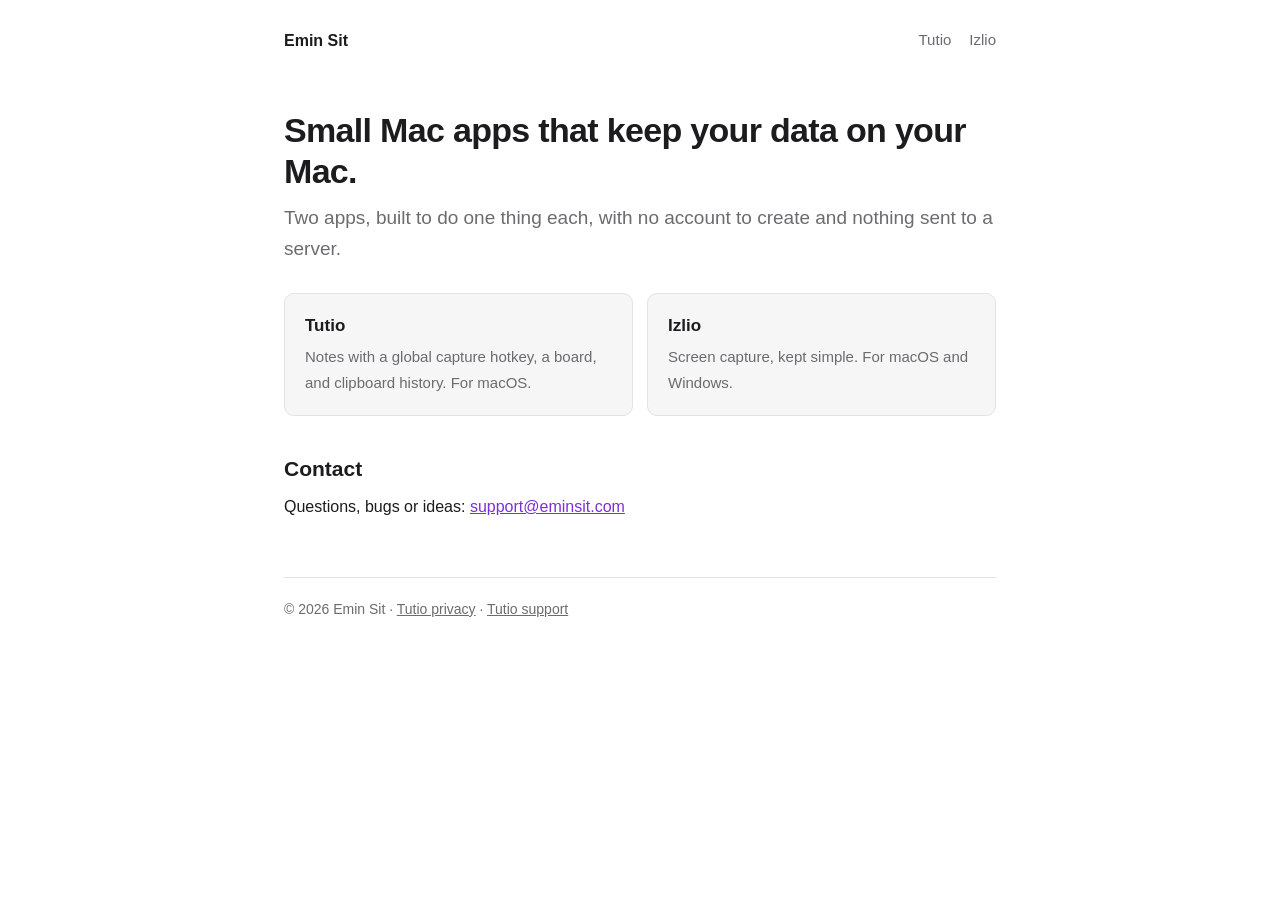
<file: index.html>
<!DOCTYPE html>
<html lang="en">
<head>
<meta charset="utf-8">
<meta name="viewport" content="width=device-width, initial-scale=1">
<title>Emin Sit</title>
<meta name="description" content="Small, local-first Mac apps by Emin Sit.">
<link rel="stylesheet" href="/style.css">
</head>
<body>
<div class="wrap">

<header class="site">
  <a class="brand" href="/">Emin Sit</a>
  <nav><a href="/tutio/">Tutio</a><a href="/izlio/">Izlio</a></nav>
</header>

<h1>Small Mac apps that keep your data on your Mac.</h1>
<p class="lead">Two apps, built to do one thing each, with no account to create and nothing sent to a server.</p>

<div class="cards">
  <a class="card" href="/tutio/">
    <strong>Tutio</strong>
    <span>Notes with a global capture hotkey, a board, and clipboard history. For macOS.</span>
  </a>
  <a class="card" href="/izlio/">
    <strong>Izlio</strong>
    <span>Screen capture, kept simple. For macOS and Windows.</span>
  </a>
</div>

<h2>Contact</h2>
<p>Questions, bugs or ideas: <a href="mailto:support@eminsit.com">support@eminsit.com</a></p>

<footer class="site">
  © 2026 Emin Sit · <a href="/tutio/privacy/">Tutio privacy</a> · <a href="/tutio/support/">Tutio support</a>
</footer>

</div>
</body>
</html>
</file>
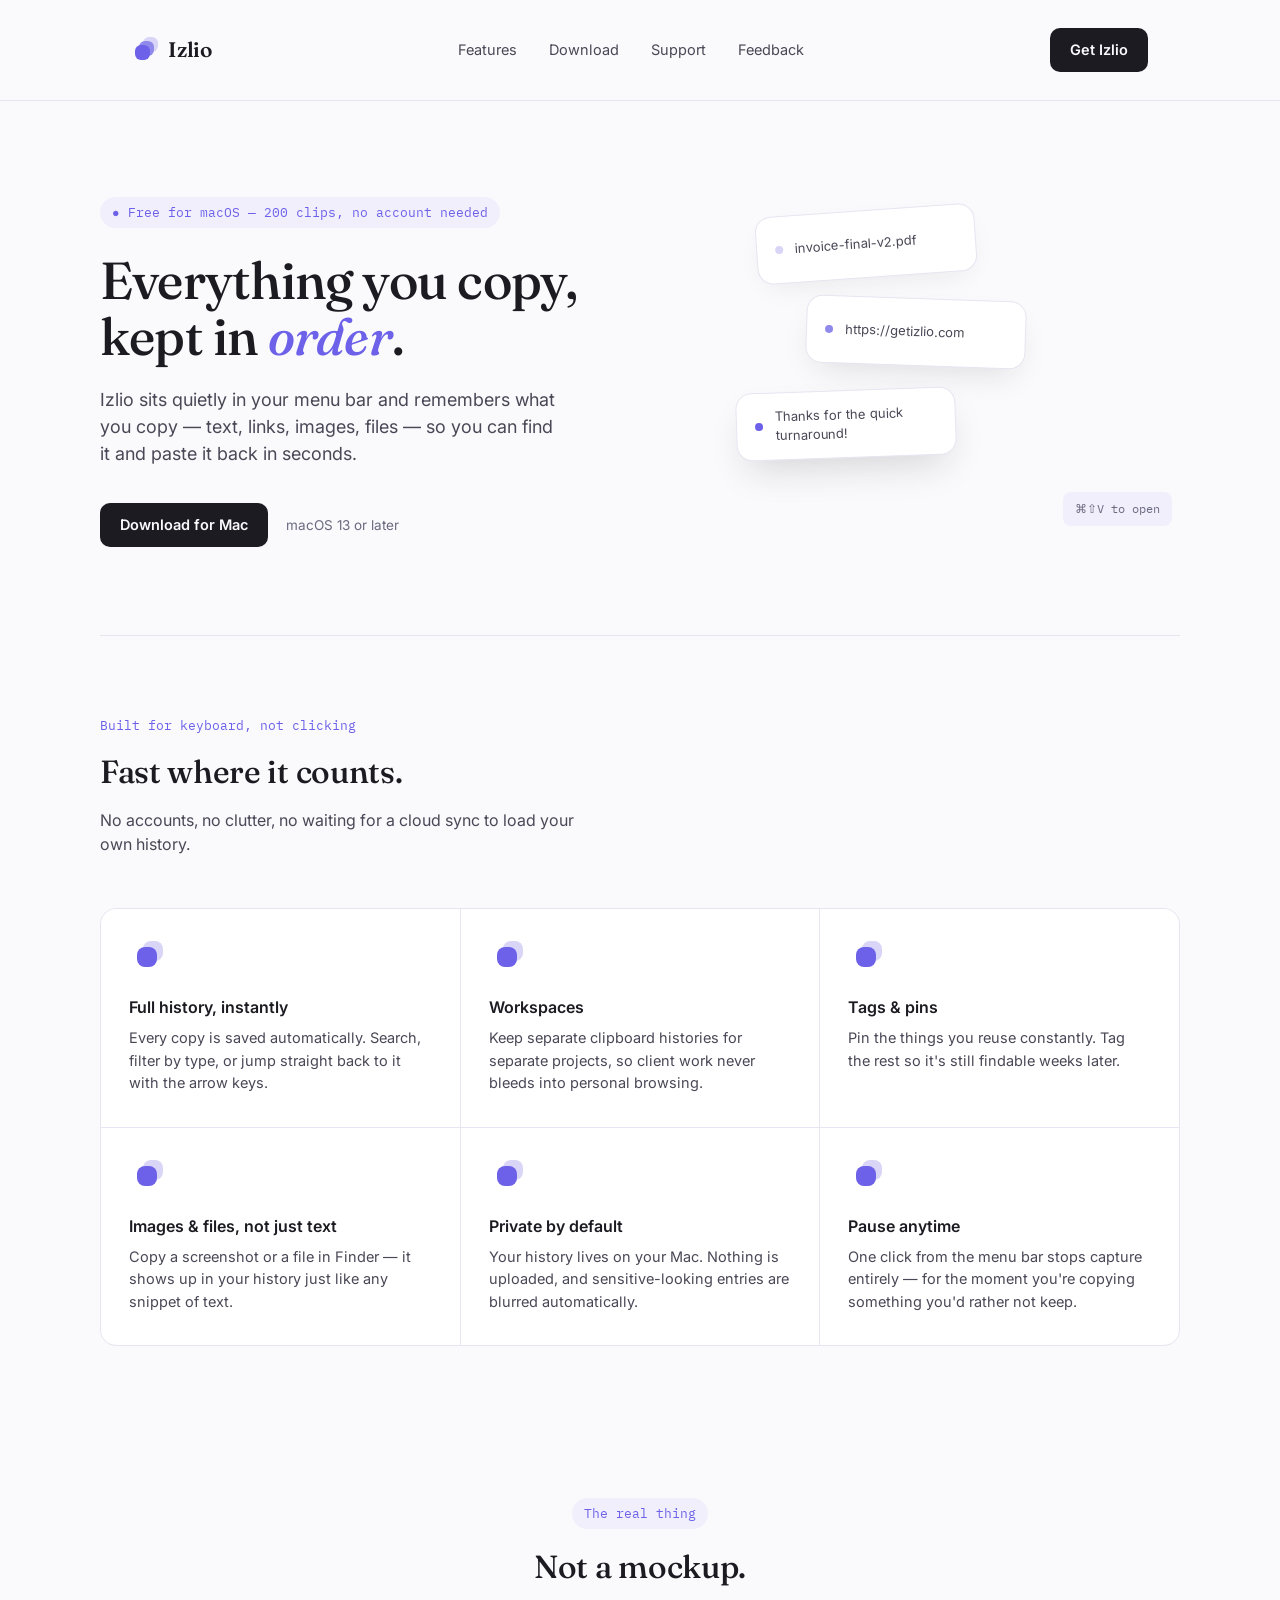
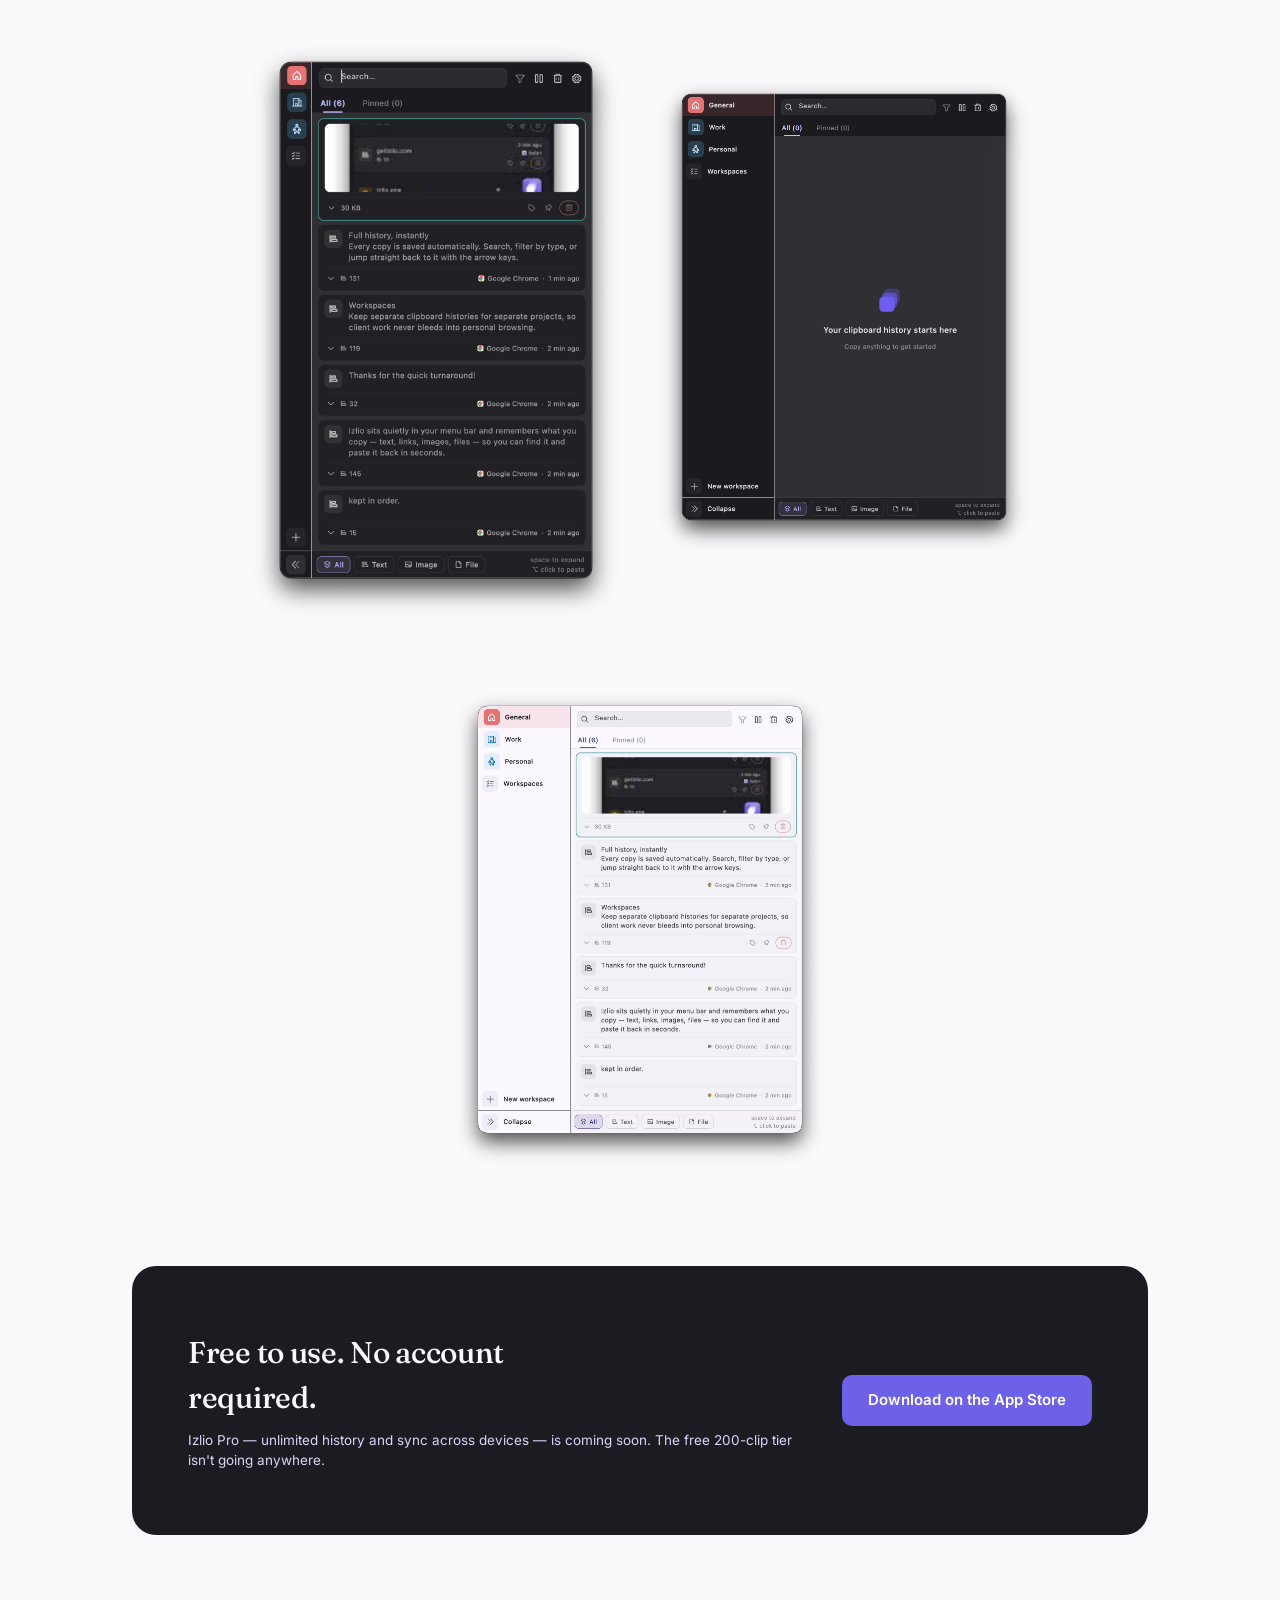
<file: izlio/index.html>
<!DOCTYPE html>
<html lang="en">
<head>
<meta charset="UTF-8">
<meta name="viewport" content="width=device-width, initial-scale=1.0">
<title>Izlio — Clipboard history for Mac</title>
<meta name="description" content="Izlio remembers everything you copy, so you don't have to. A fast, keyboard-first clipboard manager for Mac.">
<link rel="preconnect" href="https://fonts.googleapis.com">
<link rel="preconnect" href="https://fonts.gstatic.com" crossorigin>
<link href="https://fonts.googleapis.com/css2?family=Fraunces:opsz,wght@9..144,400;9..144,500;9..144,600&family=Inter:wght@400;500;600;700&family=IBM+Plex+Mono:wght@500&display=swap" rel="stylesheet">
<style>
  :root {
    --bg: #FAFAFC;
    --surface: #FFFFFF;
    --ink: #1C1B22;
    --ink-soft: #4A4856;
    --muted: #6B6980;
    --border: #E7E5F1;
    --violet-1: #6C61E8;
    --violet-2: #9089EC;
    --violet-3: #D9D5F7;
    --violet-wash: #F1EFFC;
  }

  * { box-sizing: border-box; margin: 0; padding: 0; }

  html { scroll-behavior: smooth; }

  body {
    background: var(--bg);
    color: var(--ink);
    font-family: 'Inter', -apple-system, sans-serif;
    line-height: 1.5;
    -webkit-font-smoothing: antialiased;
  }

  a { color: inherit; }

  .wrap {
    max-width: 1080px;
    margin: 0 auto;
    padding: 0 32px;
  }

  /* ---- Nav ---- */
  header {
    padding: 28px 0;
    border-bottom: 1px solid var(--border);
  }
  .nav {
    display: flex;
    align-items: center;
    justify-content: space-between;
  }
  .brand {
    display: flex;
    align-items: center;
    gap: 10px;
    font-family: 'Fraunces', serif;
    font-size: 21px;
    font-weight: 600;
    letter-spacing: -0.01em;
  }
  .brand-mark {
    width: 26px;
    height: 26px;
    position: relative;
    flex-shrink: 0;
  }
  .brand-mark span {
    position: absolute;
    border-radius: 6px;
  }
  .brand-mark .c1 { width: 15px; height: 15px; background: var(--violet-3); top: 0; right: 0; }
  .brand-mark .c2 { width: 15px; height: 15px; background: var(--violet-2); top: 4px; right: 4px; }
  .brand-mark .c3 { width: 15px; height: 15px; background: var(--violet-1); top: 8px; right: 8px; }

  .nav-links {
    display: flex;
    gap: 32px;
    font-size: 14.5px;
    color: var(--ink-soft);
  }
  .nav-links a { text-decoration: none; }
  .nav-links a:hover { color: var(--ink); }

  .btn {
    display: inline-flex;
    align-items: center;
    gap: 8px;
    padding: 11px 20px;
    border-radius: 10px;
    font-size: 14.5px;
    font-weight: 600;
    text-decoration: none;
    border: none;
    cursor: pointer;
  }
  .btn-primary {
    background: var(--ink);
    color: var(--bg);
  }
  .btn-primary:hover { background: var(--violet-1); }

  /* ---- Hero ---- */
  .hero {
    padding: 96px 0 88px;
    display: grid;
    grid-template-columns: 1.1fr 0.9fr;
    gap: 48px;
    align-items: center;
  }
  .eyebrow {
    display: inline-flex;
    align-items: center;
    gap: 8px;
    font-family: 'IBM Plex Mono', monospace;
    font-size: 12.5px;
    color: var(--violet-1);
    background: var(--violet-wash);
    padding: 6px 12px;
    border-radius: 100px;
    margin-bottom: 24px;
  }
  h1 {
    font-family: 'Fraunces', serif;
    font-weight: 500;
    font-size: 52px;
    line-height: 1.08;
    letter-spacing: -0.015em;
    margin-bottom: 22px;
  }
  h1 em {
    font-style: italic;
    color: var(--violet-1);
  }
  .lede {
    font-size: 18px;
    color: var(--ink-soft);
    max-width: 460px;
    margin-bottom: 36px;
  }
  .hero-ctas {
    display: flex;
    align-items: center;
    gap: 18px;
  }
  .hint {
    font-size: 13.5px;
    color: var(--muted);
  }

  /* ---- Hero illustration: the stack, doing its thing ---- */
  .stage {
    position: relative;
    height: 340px;
  }
  .stage-card {
    position: absolute;
    width: 220px;
    height: 68px;
    border-radius: 16px;
    background: var(--surface);
    border: 1px solid var(--border);
    box-shadow: 0 10px 30px -12px rgba(28,27,34,0.10);
    display: flex;
    align-items: center;
    padding: 0 18px;
    gap: 12px;
    font-size: 13px;
    color: var(--ink-soft);
  }
  .stage-card .dot {
    width: 8px; height: 8px; border-radius: 50%; flex-shrink: 0;
  }
  .stage-card.k1 { top: 8px; left: 40px; transform: rotate(-4deg); }
  .stage-card.k1 .dot { background: var(--violet-3); }
  .stage-card.k2 { top: 96px; left: 90px; transform: rotate(2deg); z-index: 2; box-shadow: 0 14px 34px -12px rgba(28,27,34,0.14); }
  .stage-card.k2 .dot { background: var(--violet-2); }
  .stage-card.k3 { top: 188px; left: 20px; transform: rotate(-2deg); z-index: 3; box-shadow: 0 18px 38px -12px rgba(28,27,34,0.18); }
  .stage-card.k3 .dot { background: var(--violet-1); }
  .stage-key {
    position: absolute;
    bottom: 16px;
    right: 8px;
    font-family: 'IBM Plex Mono', monospace;
    font-size: 12px;
    color: var(--muted);
    background: var(--violet-wash);
    padding: 8px 12px;
    border-radius: 8px;
  }

  /* ---- Feature strip ---- */
  .features {
    padding: 76px 0;
    border-top: 1px solid var(--border);
  }
  .features-head {
    max-width: 480px;
    margin-bottom: 52px;
  }
  .features-head .eyebrow { background: transparent; padding: 0; margin-bottom: 14px; }
  .features-head h2 {
    font-family: 'Fraunces', serif;
    font-size: 32px;
    font-weight: 500;
    letter-spacing: -0.01em;
    margin-bottom: 12px;
  }
  .features-head p { color: var(--ink-soft); font-size: 16px; }

  .feature-grid {
    display: grid;
    grid-template-columns: repeat(3, 1fr);
    gap: 1px;
    background: var(--border);
    border: 1px solid var(--border);
    border-radius: 16px;
    overflow: hidden;
  }
  .feature {
    background: var(--surface);
    padding: 32px 28px;
  }
  .feature-mark {
    width: 34px;
    height: 34px;
    position: relative;
    margin-bottom: 20px;
  }
  .feature-mark span {
    position: absolute;
    border-radius: 8px;
    width: 20px;
    height: 20px;
  }
  .feature-mark .a { background: var(--violet-3); top: 0; right: 0; }
  .feature-mark .b { background: var(--violet-1); top: 6px; right: 6px; }
  .feature h3 {
    font-size: 16px;
    font-weight: 600;
    margin-bottom: 8px;
  }
  .feature p {
    font-size: 14.5px;
    color: var(--ink-soft);
    line-height: 1.55;
  }

  /* ---- Screenshots ---- */
  .shots { padding: 76px 0 20px; }
  .shots-head { text-align: center; margin-bottom: 48px; }
  .shots-head .eyebrow {
    background: var(--violet-wash);
    display: inline-flex;
    margin: 0 auto 14px;
  }
  .shots-head h2 {
    font-family: 'Fraunces', serif;
    font-size: 32px;
    font-weight: 500;
    letter-spacing: -0.01em;
  }
  .shots-row {
    display: flex;
    justify-content: center;
    align-items: flex-start;
    gap: 28px;
    flex-wrap: wrap;
  }
  .shot {
    width: 380px;
    max-width: 100%;
    border-radius: 20px;
    display: block;
  }
  .shot-offset { margin-top: 36px; }

  @media (max-width: 860px) {
    .shots-row { flex-direction: column; align-items: center; }
    .shot-offset { margin-top: 0; }
  }

  /* ---- CTA band ---- */
  .cta-band {
    margin: 76px 0;
    background: var(--ink);
    border-radius: 24px;
    padding: 64px 56px;
    display: flex;
    align-items: center;
    justify-content: space-between;
    gap: 32px;
  }
  .cta-band h2 {
    font-family: 'Fraunces', serif;
    font-size: 30px;
    font-weight: 500;
    color: var(--bg);
    max-width: 380px;
    letter-spacing: -0.01em;
  }
  .cta-band .btn-primary {
    background: var(--violet-1);
    color: #fff;
    padding: 14px 26px;
    font-size: 15px;
    white-space: nowrap;
  }
  .cta-band .btn-primary:hover { background: var(--violet-2); }
  .cta-sub {
    color: var(--violet-3);
    font-size: 13.5px;
    margin-top: 10px;
  }

  /* ---- Footer ---- */
  footer {
    border-top: 1px solid var(--border);
    padding: 40px 0 56px;
    display: flex;
    align-items: center;
    justify-content: space-between;
    font-size: 13.5px;
    color: var(--muted);
  }
  .footer-links {
    display: flex;
    gap: 24px;
  }
  .footer-links a { text-decoration: none; }
  .footer-links a:hover { color: var(--ink-soft); }

  @media (max-width: 860px) {
    .hero { grid-template-columns: 1fr; padding: 64px 0; }
    h1 { font-size: 38px; }
    .stage { height: 260px; }
    .feature-grid { grid-template-columns: 1fr; }
    .cta-band { flex-direction: column; text-align: center; padding: 48px 28px; }
    .cta-band h2 { max-width: none; }
    footer { flex-direction: column; gap: 16px; text-align: center; }
  }

  @media (prefers-reduced-motion: no-preference) {
    .stage-card { transition: transform 0.4s ease; }
    .stage:hover .k1 { transform: rotate(-8deg) translate(-6px, -4px); }
    .stage:hover .k2 { transform: rotate(4deg) translate(4px, -2px); }
    .stage:hover .k3 { transform: rotate(-1deg) translate(-2px, 4px); }
  }
</style>
</head>
<body>

<header>
  <div class="wrap nav">
    <div class="brand">
      <span class="brand-mark"><span class="c1"></span><span class="c2"></span><span class="c3"></span></span>
      Izlio
    </div>
    <nav class="nav-links">
      <a href="#features">Features</a>
      <a href="#download">Download</a>
      <a href="mailto:support@getizlio.com">Support</a>
      <a href="https://form.jotform.com/261943666022054" target="_blank">Feedback</a>
    </nav>
    <a href="#download" class="btn btn-primary">Get Izlio</a>
  </div>
</header>

<section class="wrap hero">
  <div>
    <div class="eyebrow">● Free for macOS — 200 clips, no account needed</div>
    <h1>Everything you copy,<br>kept in <em>order</em>.</h1>
    <p class="lede">Izlio sits quietly in your menu bar and remembers what you copy — text, links, images, files — so you can find it and paste it back in seconds.</p>
    <div class="hero-ctas">
      <a href="#download" class="btn btn-primary">Download for Mac</a>
      <span class="hint">macOS 13 or later</span>
    </div>
  </div>
  <div class="stage" aria-hidden="true">
    <div class="stage-card k1"><span class="dot"></span>invoice-final-v2.pdf</div>
    <div class="stage-card k2"><span class="dot"></span>https://getizlio.com</div>
    <div class="stage-card k3"><span class="dot"></span>Thanks for the quick turnaround!</div>
    <div class="stage-key">⌘⇧V to open</div>
  </div>
</section>

<section class="features wrap" id="features">
  <div class="features-head">
    <div class="eyebrow">Built for keyboard, not clicking</div>
    <h2>Fast where it counts.</h2>
    <p>No accounts, no clutter, no waiting for a cloud sync to load your own history.</p>
  </div>
  <div class="feature-grid">
    <div class="feature">
      <div class="feature-mark"><span class="a"></span><span class="b"></span></div>
      <h3>Full history, instantly</h3>
      <p>Every copy is saved automatically. Search, filter by type, or jump straight back to it with the arrow keys.</p>
    </div>
    <div class="feature">
      <div class="feature-mark"><span class="a"></span><span class="b"></span></div>
      <h3>Workspaces</h3>
      <p>Keep separate clipboard histories for separate projects, so client work never bleeds into personal browsing.</p>
    </div>
    <div class="feature">
      <div class="feature-mark"><span class="a"></span><span class="b"></span></div>
      <h3>Tags &amp; pins</h3>
      <p>Pin the things you reuse constantly. Tag the rest so it's still findable weeks later.</p>
    </div>
    <div class="feature">
      <div class="feature-mark"><span class="a"></span><span class="b"></span></div>
      <h3>Images &amp; files, not just text</h3>
      <p>Copy a screenshot or a file in Finder — it shows up in your history just like any snippet of text.</p>
    </div>
    <div class="feature">
      <div class="feature-mark"><span class="a"></span><span class="b"></span></div>
      <h3>Private by default</h3>
      <p>Your history lives on your Mac. Nothing is uploaded, and sensitive-looking entries are blurred automatically.</p>
    </div>
    <div class="feature">
      <div class="feature-mark"><span class="a"></span><span class="b"></span></div>
      <h3>Pause anytime</h3>
      <p>One click from the menu bar stops capture entirely — for the moment you're copying something you'd rather not keep.</p>
    </div>
  </div>
</section>

<section class="wrap shots">
  <div class="shots-head">
    <div class="eyebrow">The real thing</div>
    <h2>Not a mockup.</h2>
  </div>
  <div class="shots-row">
    <img src="s3.png" alt="Izlio clipboard panel in light mode, showing a copied link and a text snippet" class="shot">
    <img src="s2.png" alt="Izlio clipboard panel in dark mode, showing a pinned link, a tagged file, and a text snippet" class="shot shot-offset">
    <img src="s4.png" alt="Izlio clipboard panel" class="shot shot-offset">
  </div>
</section>

<div class="wrap">
  <div class="cta-band" id="download">
    <div>
      <h2>Free to use. No account required.</h2>
      <div class="cta-sub">Izlio Pro — unlimited history and sync across devices — is coming soon. The free 200-clip tier isn't going anywhere.</div>
    </div>
<a href="https://apps.apple.com/app/izlio/id6790179970"
   class="btn btn-primary"
   target="_blank"
   rel="noopener noreferrer">Download on the App Store</a>  </div>
</div>

<footer class="wrap">
  <div>© 2026 Izlio. Made by Oklava.</div>
  <div class="footer-links">
    <a href="privacy-policy.html">Privacy</a>
    <a href="mailto:support@getizlio.com">Support</a>
    <a href="https://form.jotform.com/261943666022054">Feedback</a>
  </div>
</footer>

</body>
</html>
</file>
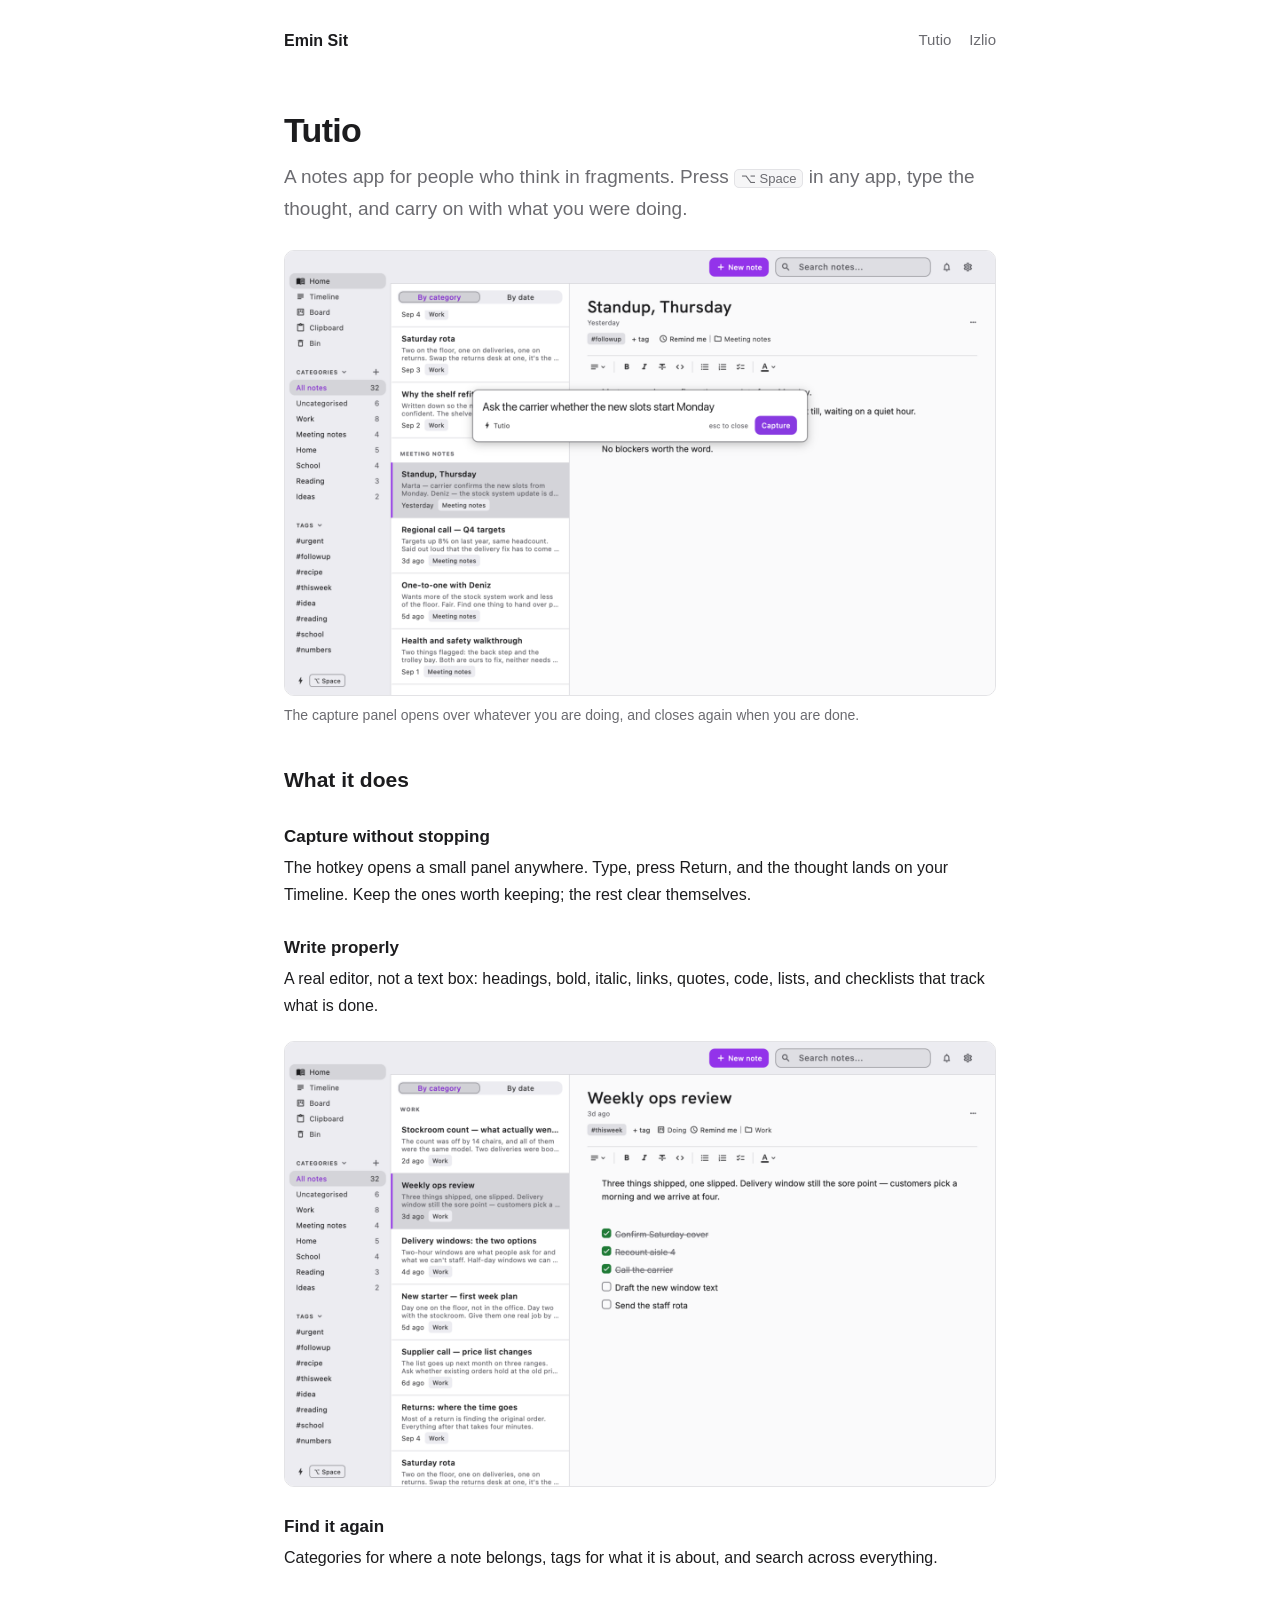
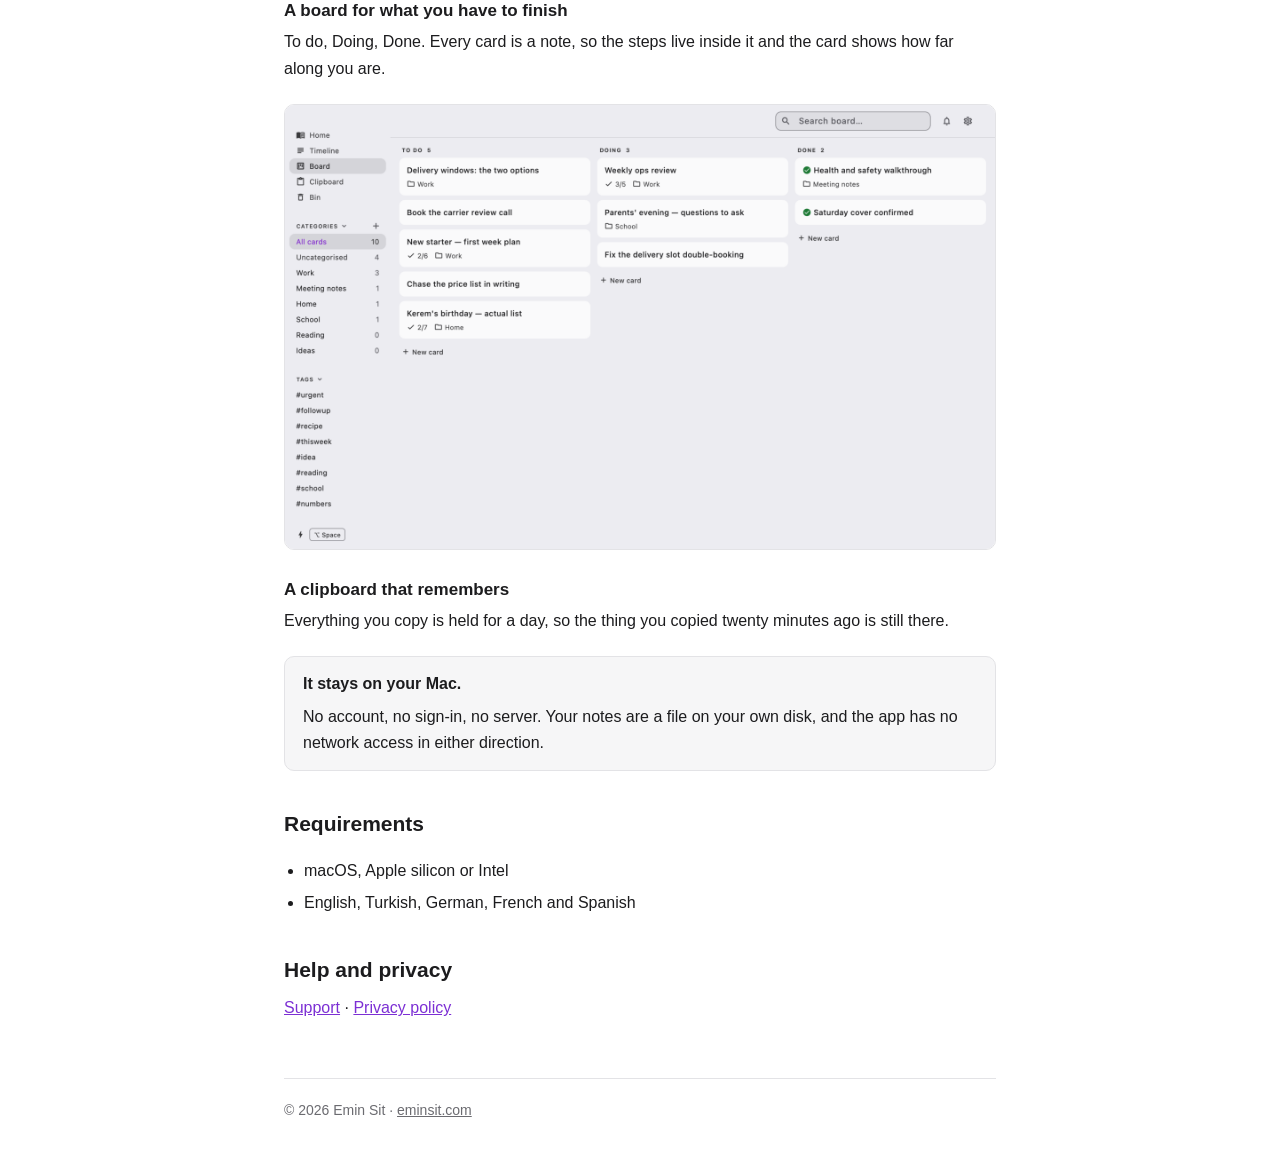
<file: tutio/index.html>
<!DOCTYPE html>
<html lang="en">
<head>
<meta charset="utf-8">
<meta name="viewport" content="width=device-width, initial-scale=1">
<title>Tutio — Notes and Capture for macOS</title>
<meta name="description" content="Press Option-Space anywhere to capture a thought. Notes, a board and clipboard history, all stored on your own Mac.">
<link rel="stylesheet" href="/style.css">
</head>
<body>
<div class="wrap">

<header class="site">
  <a class="brand" href="/">Emin Sit</a>
  <nav><a href="/tutio/">Tutio</a><a href="/izlio/">Izlio</a></nav>
</header>

<h1>Tutio</h1>
<p class="lead">A notes app for people who think in fragments. Press <kbd>⌥ Space</kbd> in any app, type the thought, and carry on with what you were doing.</p>

<figure>
  <img src="/assets/light-5-capture.png" alt="The Tutio capture panel floating over the app, with a sentence typed into it.">
  <figcaption>The capture panel opens over whatever you are doing, and closes again when you are done.</figcaption>
</figure>

<h2>What it does</h2>

<h3>Capture without stopping</h3>
<p>The hotkey opens a small panel anywhere. Type, press Return, and the thought lands on your Timeline. Keep the ones worth keeping; the rest clear themselves.</p>

<h3>Write properly</h3>
<p>A real editor, not a text box: headings, bold, italic, links, quotes, code, lists, and checklists that track what is done.</p>

<figure>
  <img src="/assets/light-3-checklist.png" alt="A note open in Tutio with a checklist, three items ticked.">
</figure>

<h3>Find it again</h3>
<p>Categories for where a note belongs, tags for what it is about, and search across everything.</p>

<h3>A board for what you have to finish</h3>
<p>To do, Doing, Done. Every card is a note, so the steps live inside it and the card shows how far along you are.</p>

<figure>
  <img src="/assets/light-2-board.png" alt="Tutio's board, with cards across To do, Doing and Done columns.">
</figure>

<h3>A clipboard that remembers</h3>
<p>Everything you copy is held for a day, so the thing you copied twenty minutes ago is still there.</p>

<div class="note">
  <strong>It stays on your Mac.</strong>
  <p style="margin:6px 0 0">No account, no sign-in, no server. Your notes are a file on your own disk, and the app has no network access in either direction.</p>
</div>

<h2>Requirements</h2>
<ul>
  <li>macOS, Apple silicon or Intel</li>
  <li>English, Turkish, German, French and Spanish</li>
</ul>

<h2>Help and privacy</h2>
<p><a href="/tutio/support/">Support</a> · <a href="/tutio/privacy/">Privacy policy</a></p>

<footer class="site">
  © 2026 Emin Sit · <a href="/">eminsit.com</a>
</footer>

</div>
</body>
</html>
</file>
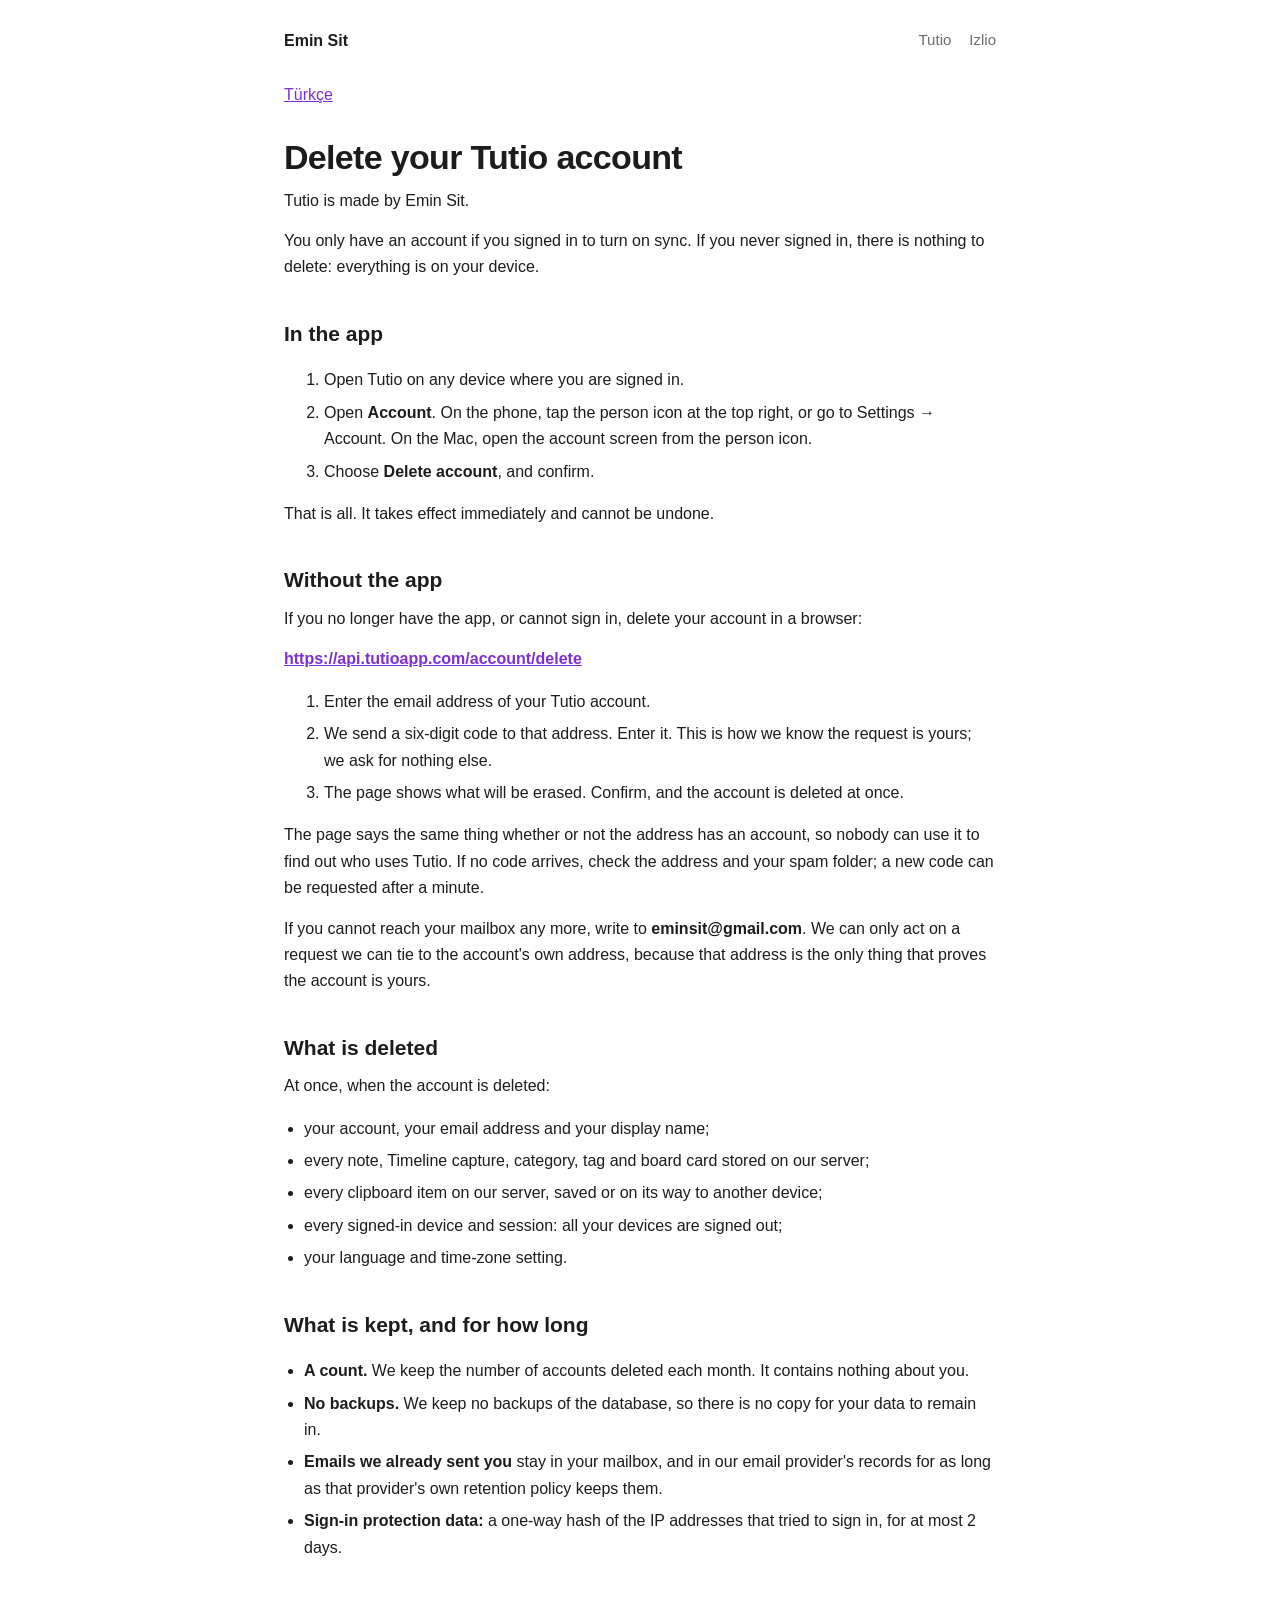
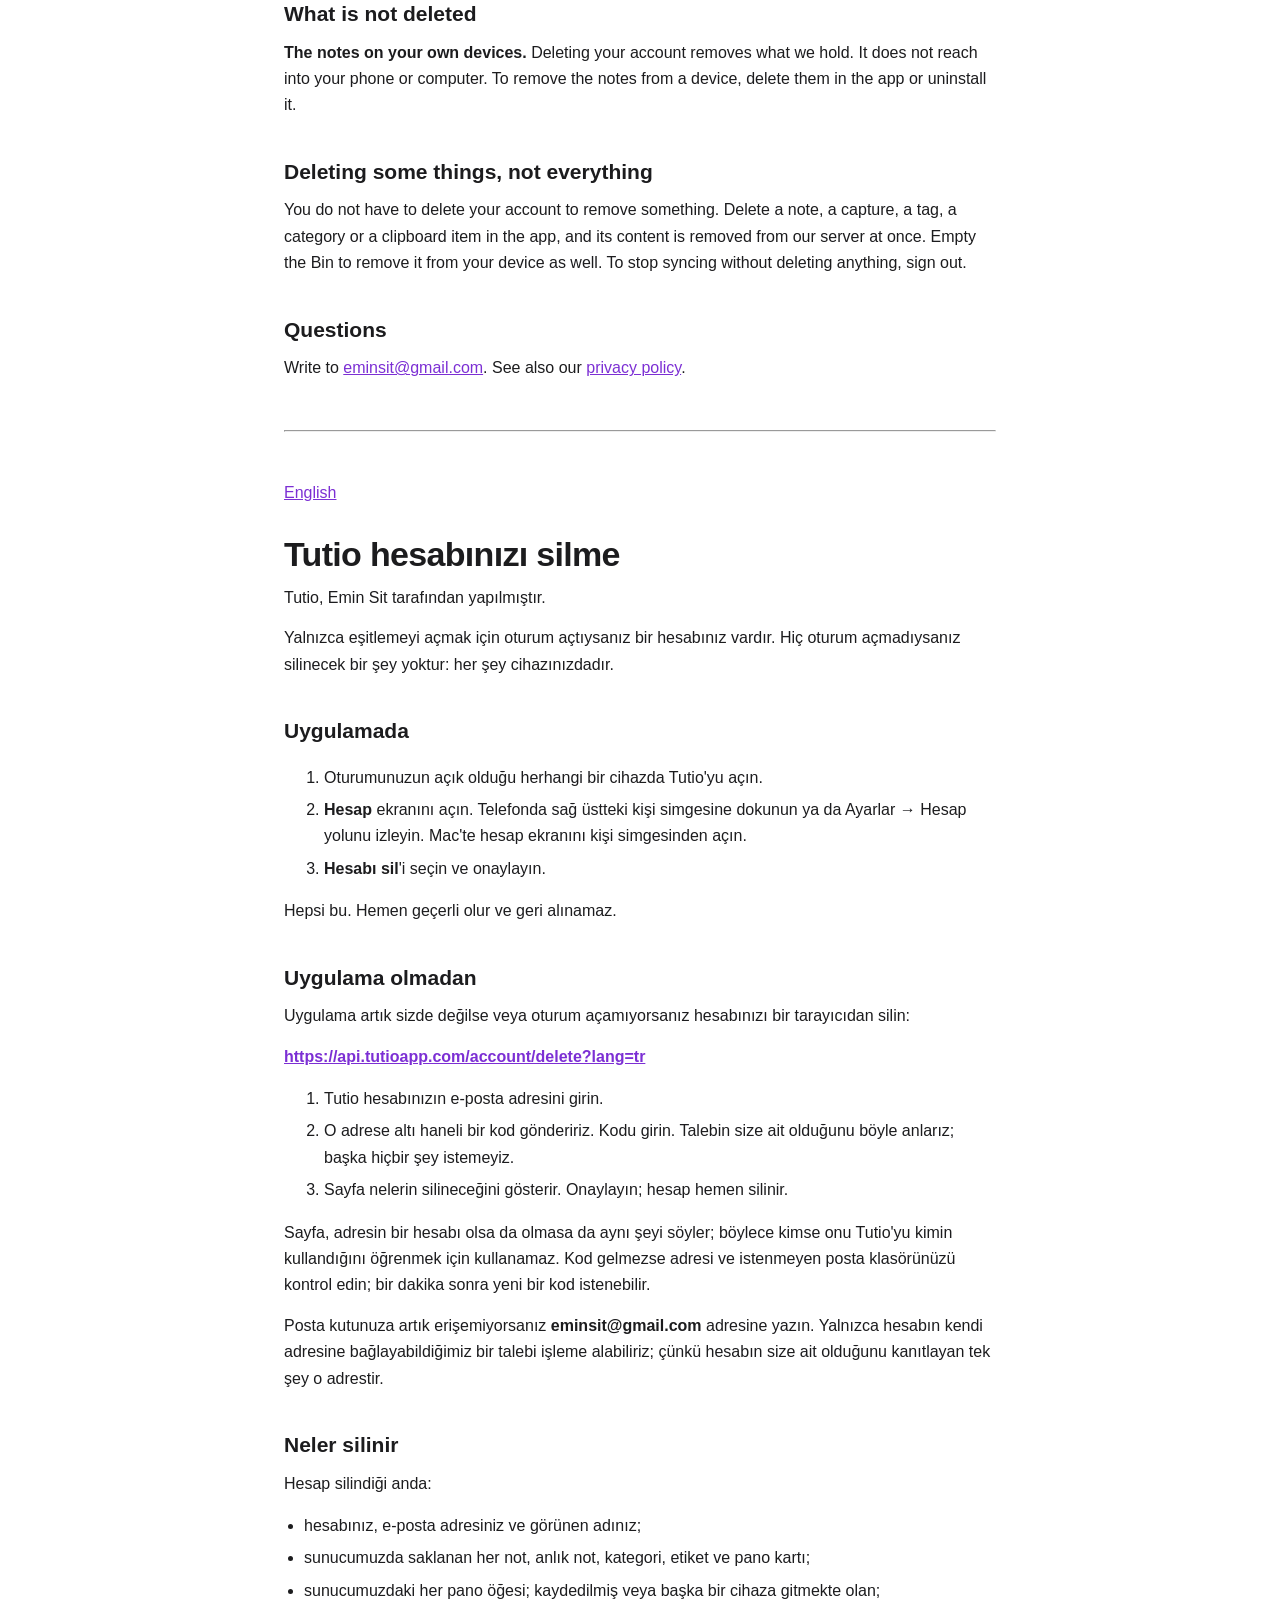
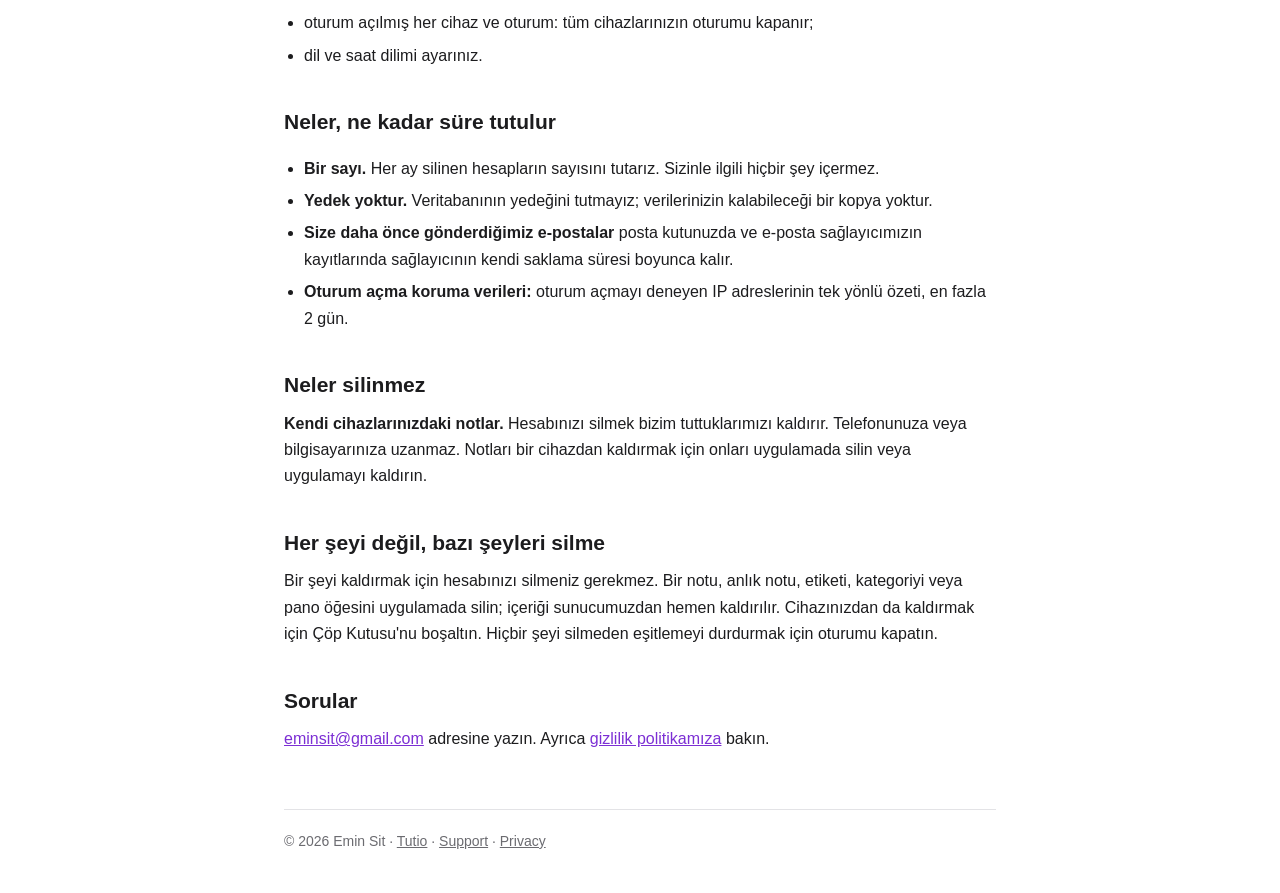
<file: tutio/delete-account/index.html>
<!DOCTYPE html>
<html lang="en">
<head>
<meta charset="utf-8">
<meta name="viewport" content="width=device-width, initial-scale=1">
<title>Delete your Tutio account</title>
<meta name="description" content="How to delete your Tutio account and data, in the app or in a browser, and what is erased.">
<link rel="stylesheet" href="/style.css">
<style>li{margin:6px 0}</style>
</head>
<body>
<div class="wrap">

<header class="site">
  <a class="brand" href="/">Emin Sit</a>
  <nav><a href="/tutio/">Tutio</a><a href="/izlio/">Izlio</a></nav>
</header>

<p><a href="#tr">Türkçe</a></p>

<div id="en" lang="en">
<h1>Delete your Tutio account</h1>
<p>Tutio is made by Emin Sit.</p>
<p>You only have an account if you signed in to turn on sync. If you never signed in, there is nothing to delete: everything is on your device.</p>
<h2>In the app</h2>
<ol><li>Open Tutio on any device where you are signed in.</li><li>Open <strong>Account</strong>. On the phone, tap the person icon at the top right, or go to Settings → Account. On the Mac, open the account screen from the person icon.</li><li>Choose <strong>Delete account</strong>, and confirm.</li></ol>
<p>That is all. It takes effect immediately and cannot be undone.</p>
<h2>Without the app</h2>
<p>If you no longer have the app, or cannot sign in, delete your account in a browser:</p>
<p><strong><a href="https://api.tutioapp.com/account/delete">https://api.tutioapp.com/account/delete</a></strong></p>
<ol><li>Enter the email address of your Tutio account.</li><li>We send a six-digit code to that address. Enter it. This is how we know the request is yours; we ask for nothing else.</li><li>The page shows what will be erased. Confirm, and the account is deleted at once.</li></ol>
<p>The page says the same thing whether or not the address has an account, so nobody can use it to find out who uses Tutio. If no code arrives, check the address and your spam folder; a new code can be requested after a minute.</p>
<p>If you cannot reach your mailbox any more, write to <strong>eminsit@gmail.com</strong>. We can only act on a request we can tie to the account's own address, because that address is the only thing that proves the account is yours.</p>
<h2>What is deleted</h2>
<p>At once, when the account is deleted:</p>
<ul><li>your account, your email address and your display name;</li><li>every note, Timeline capture, category, tag and board card stored on our server;</li><li>every clipboard item on our server, saved or on its way to another device;</li><li>every signed-in device and session: all your devices are signed out;</li><li>your language and time-zone setting.</li></ul>
<h2>What is kept, and for how long</h2>
<ul><li><strong>A count.</strong> We keep the number of accounts deleted each month. It contains nothing about you.</li><li><strong>No backups.</strong> We keep no backups of the database, so there is no copy for your data to remain in.</li><li><strong>Emails we already sent you</strong> stay in your mailbox, and in our email provider's records for as long as that provider's own retention policy keeps them.</li><li><strong>Sign-in protection data:</strong> a one-way hash of the IP addresses that tried to sign in, for at most 2 days.</li></ul>
<h2>What is not deleted</h2>
<p><strong>The notes on your own devices.</strong> Deleting your account removes what we hold. It does not reach into your phone or computer. To remove the notes from a device, delete them in the app or uninstall it.</p>
<h2>Deleting some things, not everything</h2>
<p>You do not have to delete your account to remove something. Delete a note, a capture, a tag, a category or a clipboard item in the app, and its content is removed from our server at once. Empty the Bin to remove it from your device as well. To stop syncing without deleting anything, sign out.</p>
<h2>Questions</h2>
<p>Write to <a href="mailto:eminsit@gmail.com">eminsit@gmail.com</a>. See also our <a href="https://eminsit.com/tutio/privacy/">privacy policy</a>.</p>
</div>

<hr style="margin:48px 0">

<div id="tr" lang="tr">
<p><a href="#en">English</a></p>
<h1>Tutio hesabınızı silme</h1>
<p>Tutio, Emin Sit tarafından yapılmıştır.</p>
<p>Yalnızca eşitlemeyi açmak için oturum açtıysanız bir hesabınız vardır. Hiç oturum açmadıysanız silinecek bir şey yoktur: her şey cihazınızdadır.</p>
<h2>Uygulamada</h2>
<ol><li>Oturumunuzun açık olduğu herhangi bir cihazda Tutio'yu açın.</li><li><strong>Hesap</strong> ekranını açın. Telefonda sağ üstteki kişi simgesine dokunun ya da Ayarlar → Hesap yolunu izleyin. Mac'te hesap ekranını kişi simgesinden açın.</li><li><strong>Hesabı sil</strong>'i seçin ve onaylayın.</li></ol>
<p>Hepsi bu. Hemen geçerli olur ve geri alınamaz.</p>
<h2>Uygulama olmadan</h2>
<p>Uygulama artık sizde değilse veya oturum açamıyorsanız hesabınızı bir tarayıcıdan silin:</p>
<p><strong><a href="https://api.tutioapp.com/account/delete?lang=tr">https://api.tutioapp.com/account/delete?lang=tr</a></strong></p>
<ol><li>Tutio hesabınızın e-posta adresini girin.</li><li>O adrese altı haneli bir kod göndeririz. Kodu girin. Talebin size ait olduğunu böyle anlarız; başka hiçbir şey istemeyiz.</li><li>Sayfa nelerin silineceğini gösterir. Onaylayın; hesap hemen silinir.</li></ol>
<p>Sayfa, adresin bir hesabı olsa da olmasa da aynı şeyi söyler; böylece kimse onu Tutio'yu kimin kullandığını öğrenmek için kullanamaz. Kod gelmezse adresi ve istenmeyen posta klasörünüzü kontrol edin; bir dakika sonra yeni bir kod istenebilir.</p>
<p>Posta kutunuza artık erişemiyorsanız <strong>eminsit@gmail.com</strong> adresine yazın. Yalnızca hesabın kendi adresine bağlayabildiğimiz bir talebi işleme alabiliriz; çünkü hesabın size ait olduğunu kanıtlayan tek şey o adrestir.</p>
<h2>Neler silinir</h2>
<p>Hesap silindiği anda:</p>
<ul><li>hesabınız, e-posta adresiniz ve görünen adınız;</li><li>sunucumuzda saklanan her not, anlık not, kategori, etiket ve pano kartı;</li><li>sunucumuzdaki her pano öğesi; kaydedilmiş veya başka bir cihaza gitmekte olan;</li><li>oturum açılmış her cihaz ve oturum: tüm cihazlarınızın oturumu kapanır;</li><li>dil ve saat dilimi ayarınız.</li></ul>
<h2>Neler, ne kadar süre tutulur</h2>
<ul><li><strong>Bir sayı.</strong> Her ay silinen hesapların sayısını tutarız. Sizinle ilgili hiçbir şey içermez.</li><li><strong>Yedek yoktur.</strong> Veritabanının yedeğini tutmayız; verilerinizin kalabileceği bir kopya yoktur.</li><li><strong>Size daha önce gönderdiğimiz e-postalar</strong> posta kutunuzda ve e-posta sağlayıcımızın kayıtlarında sağlayıcının kendi saklama süresi boyunca kalır.</li><li><strong>Oturum açma koruma verileri:</strong> oturum açmayı deneyen IP adreslerinin tek yönlü özeti, en fazla 2 gün.</li></ul>
<h2>Neler silinmez</h2>
<p><strong>Kendi cihazlarınızdaki notlar.</strong> Hesabınızı silmek bizim tuttuklarımızı kaldırır. Telefonunuza veya bilgisayarınıza uzanmaz. Notları bir cihazdan kaldırmak için onları uygulamada silin veya uygulamayı kaldırın.</p>
<h2>Her şeyi değil, bazı şeyleri silme</h2>
<p>Bir şeyi kaldırmak için hesabınızı silmeniz gerekmez. Bir notu, anlık notu, etiketi, kategoriyi veya pano öğesini uygulamada silin; içeriği sunucumuzdan hemen kaldırılır. Cihazınızdan da kaldırmak için Çöp Kutusu'nu boşaltın. Hiçbir şeyi silmeden eşitlemeyi durdurmak için oturumu kapatın.</p>
<h2>Sorular</h2>
<p><a href="mailto:eminsit@gmail.com">eminsit@gmail.com</a> adresine yazın. Ayrıca <a href="https://eminsit.com/tutio/privacy/">gizlilik politikamıza</a> bakın.</p>
</div>

<footer class="site">
  © 2026 Emin Sit · <a href="/tutio/">Tutio</a> · <a href="/tutio/support/">Support</a> · <a href="/tutio/privacy/">Privacy</a>
</footer>

</div>
</body>
</html>
</file>
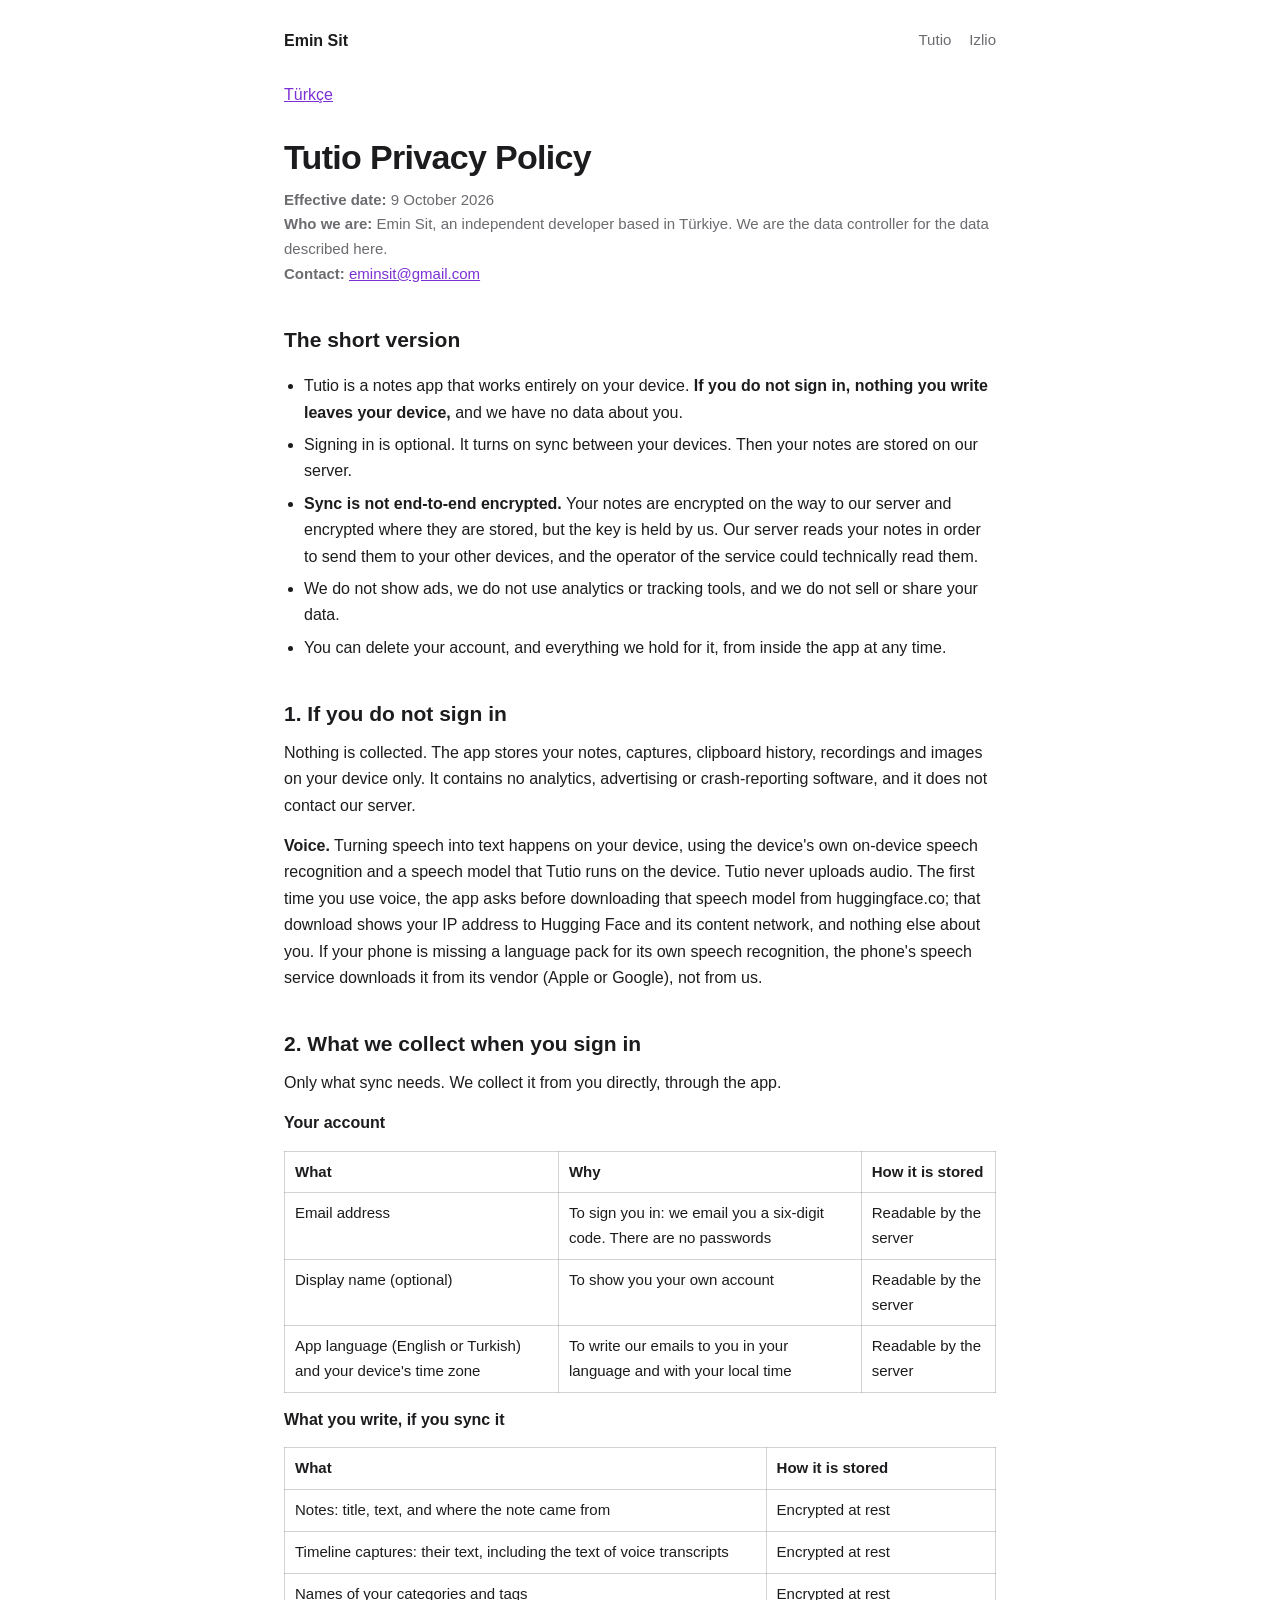
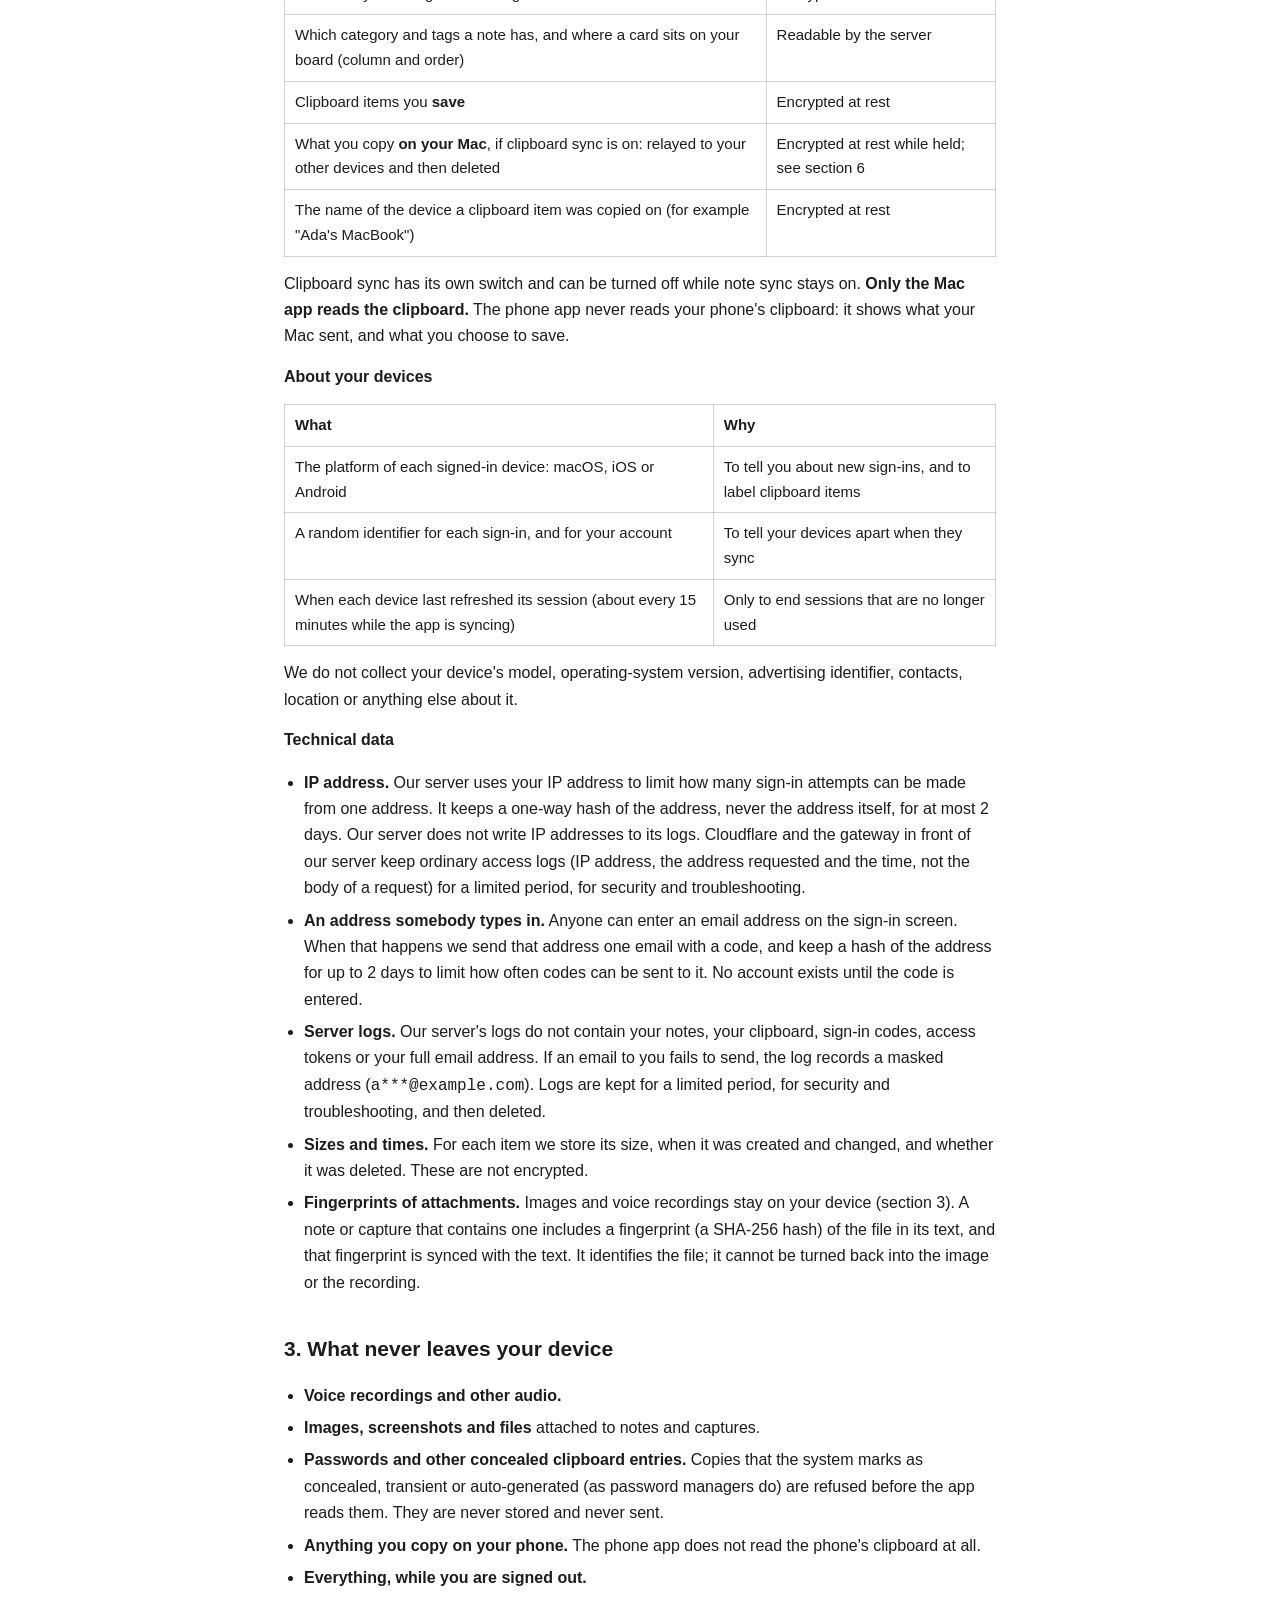
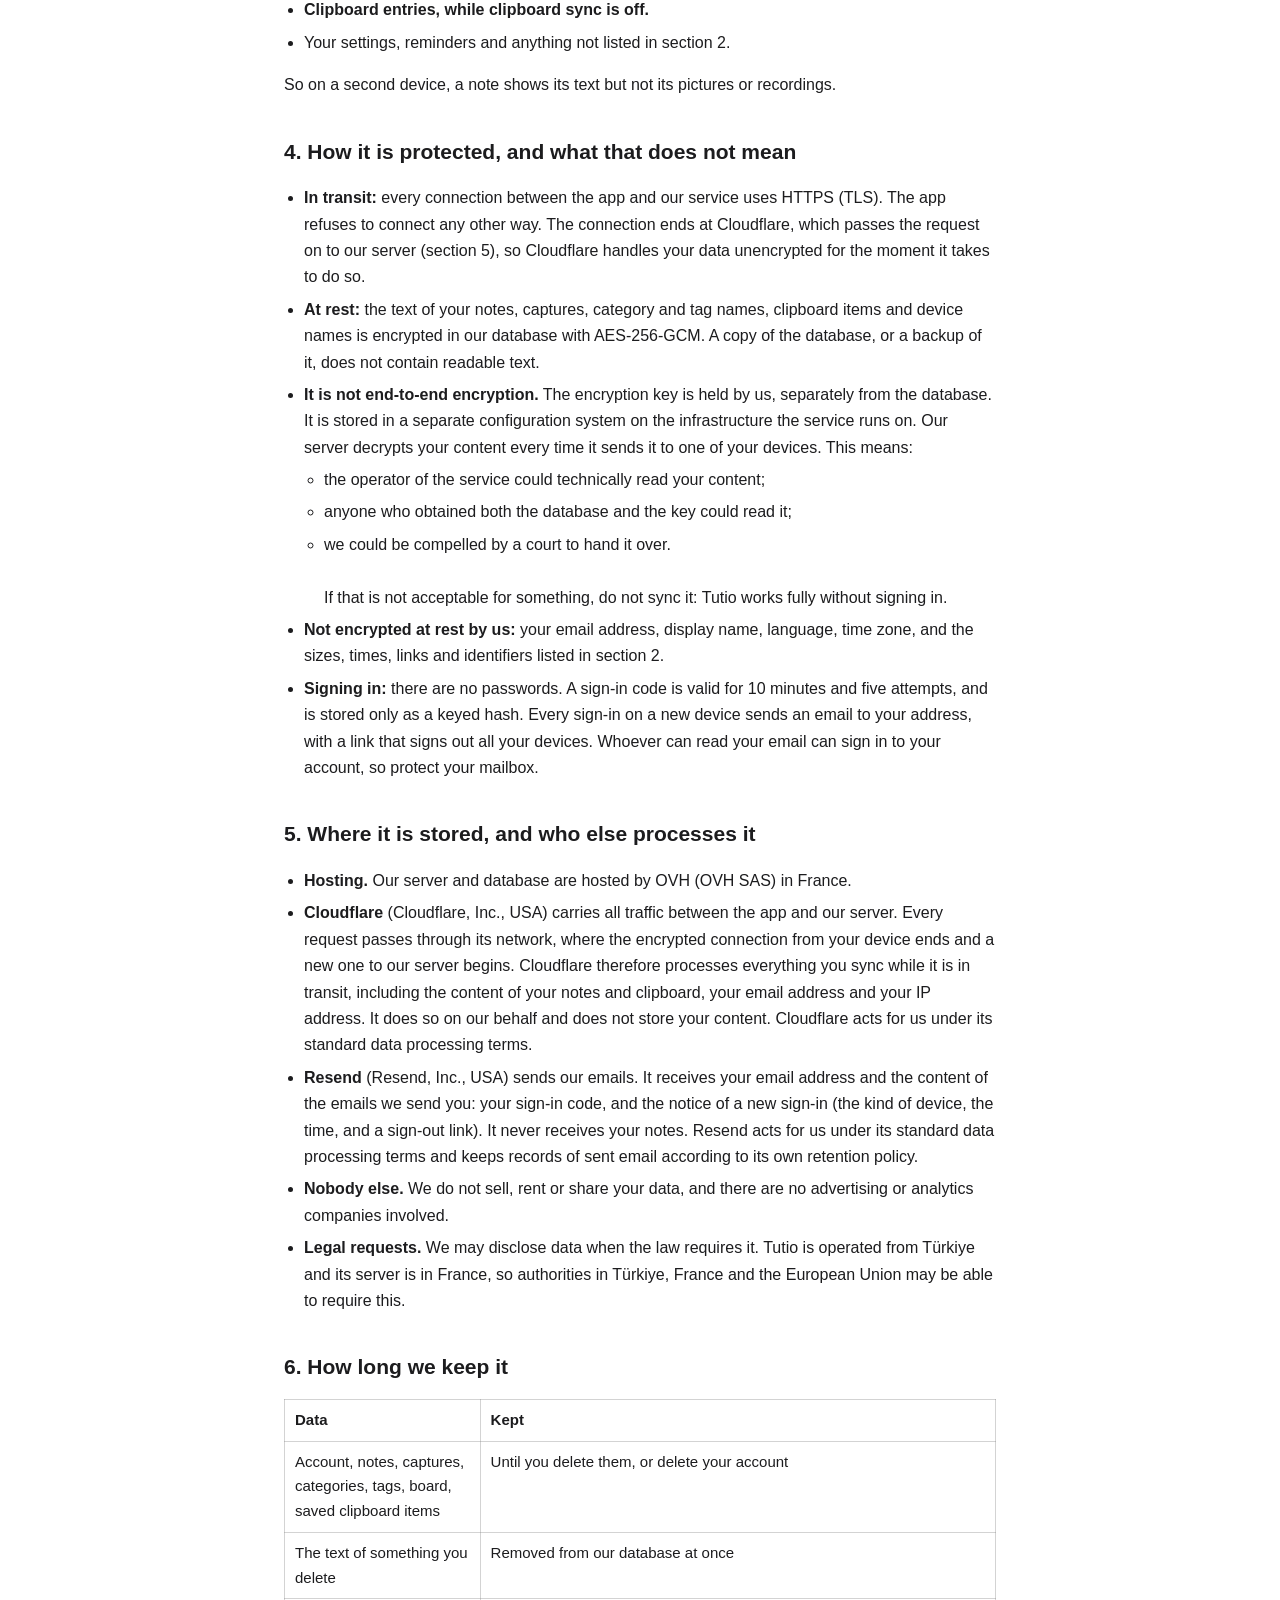
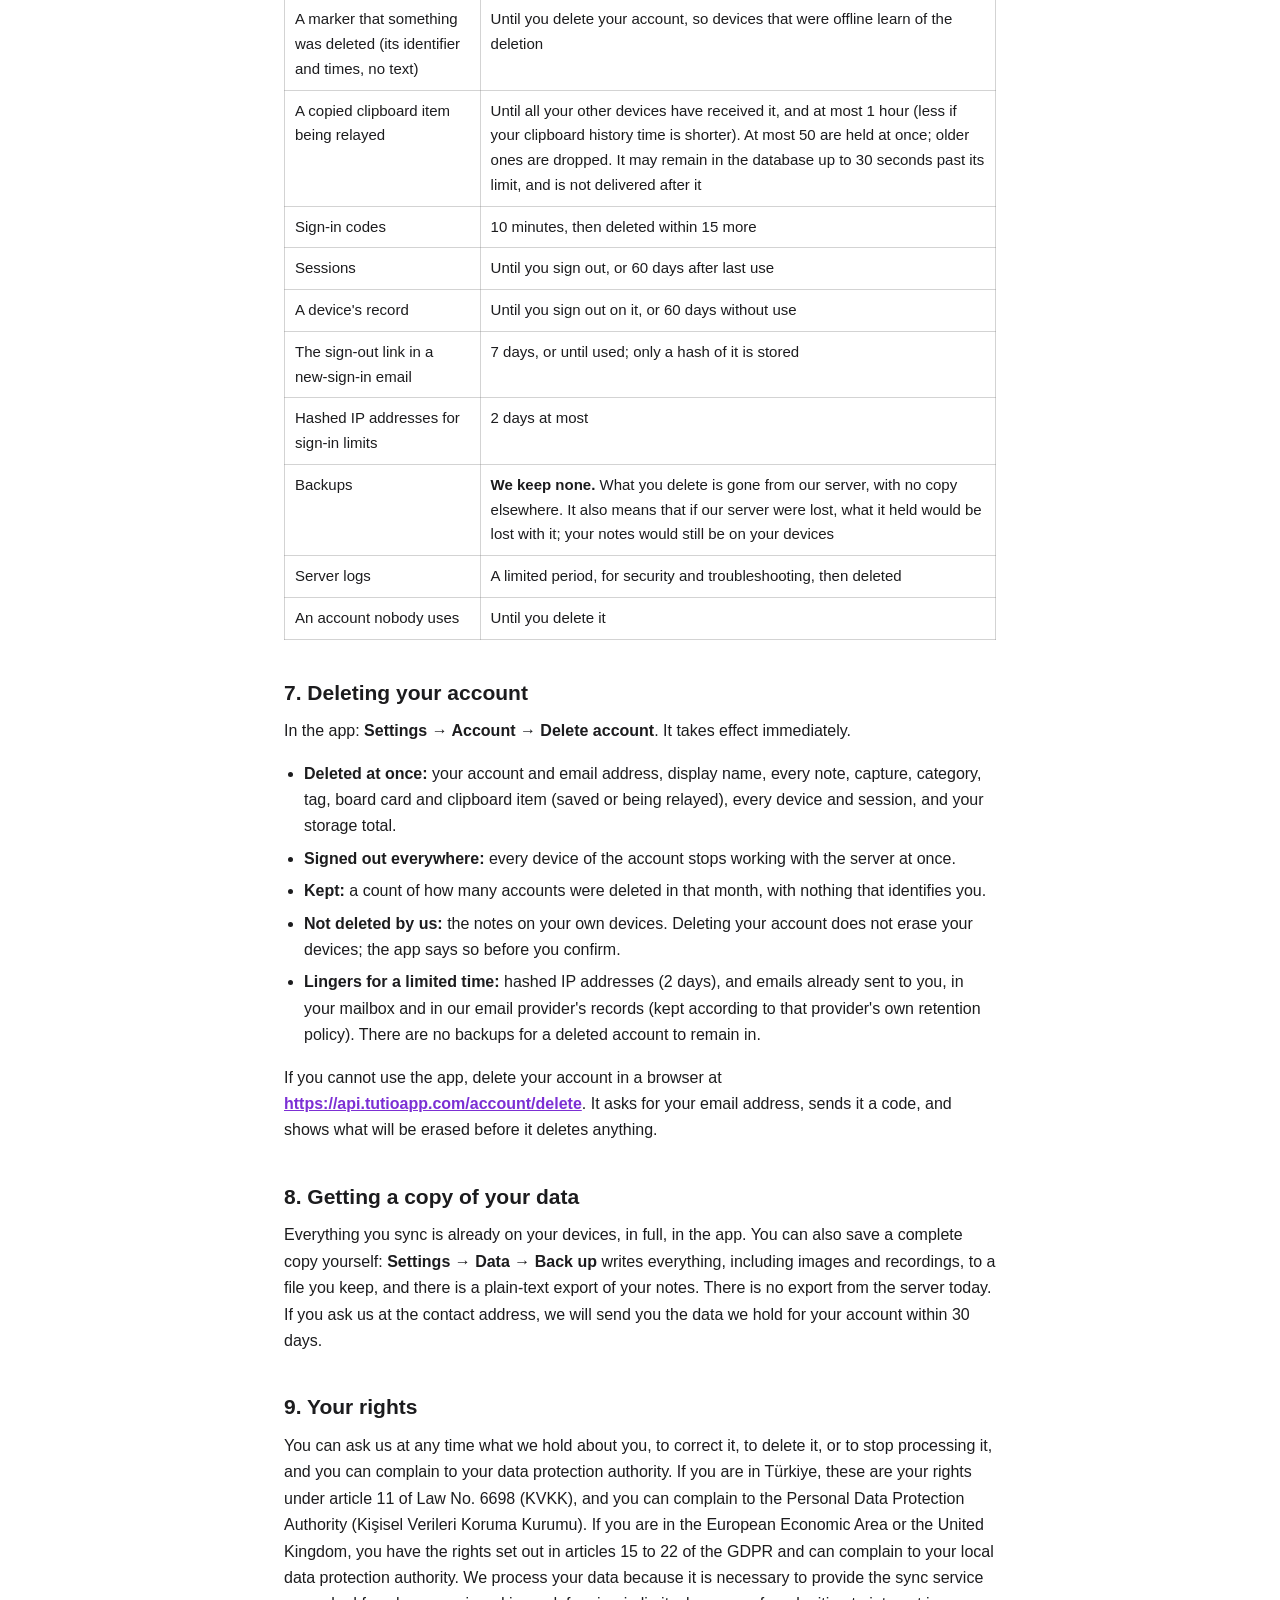
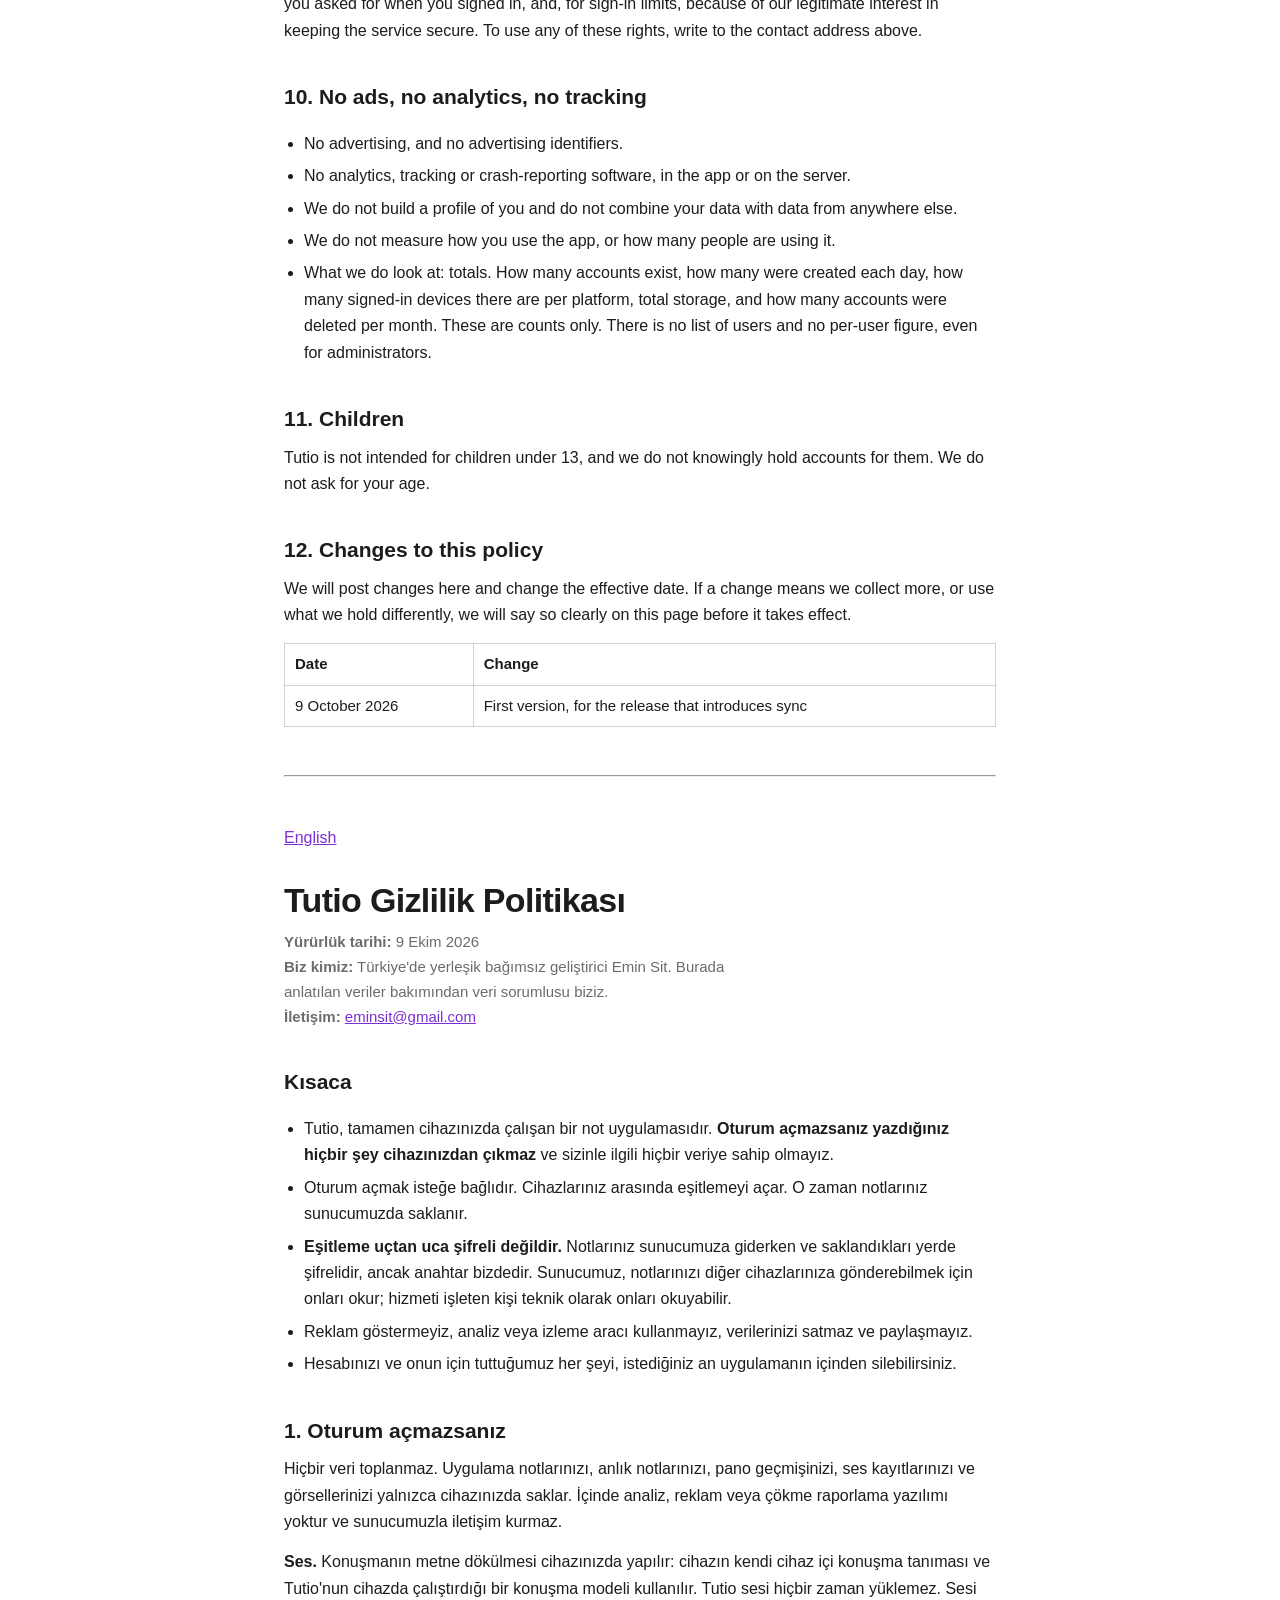
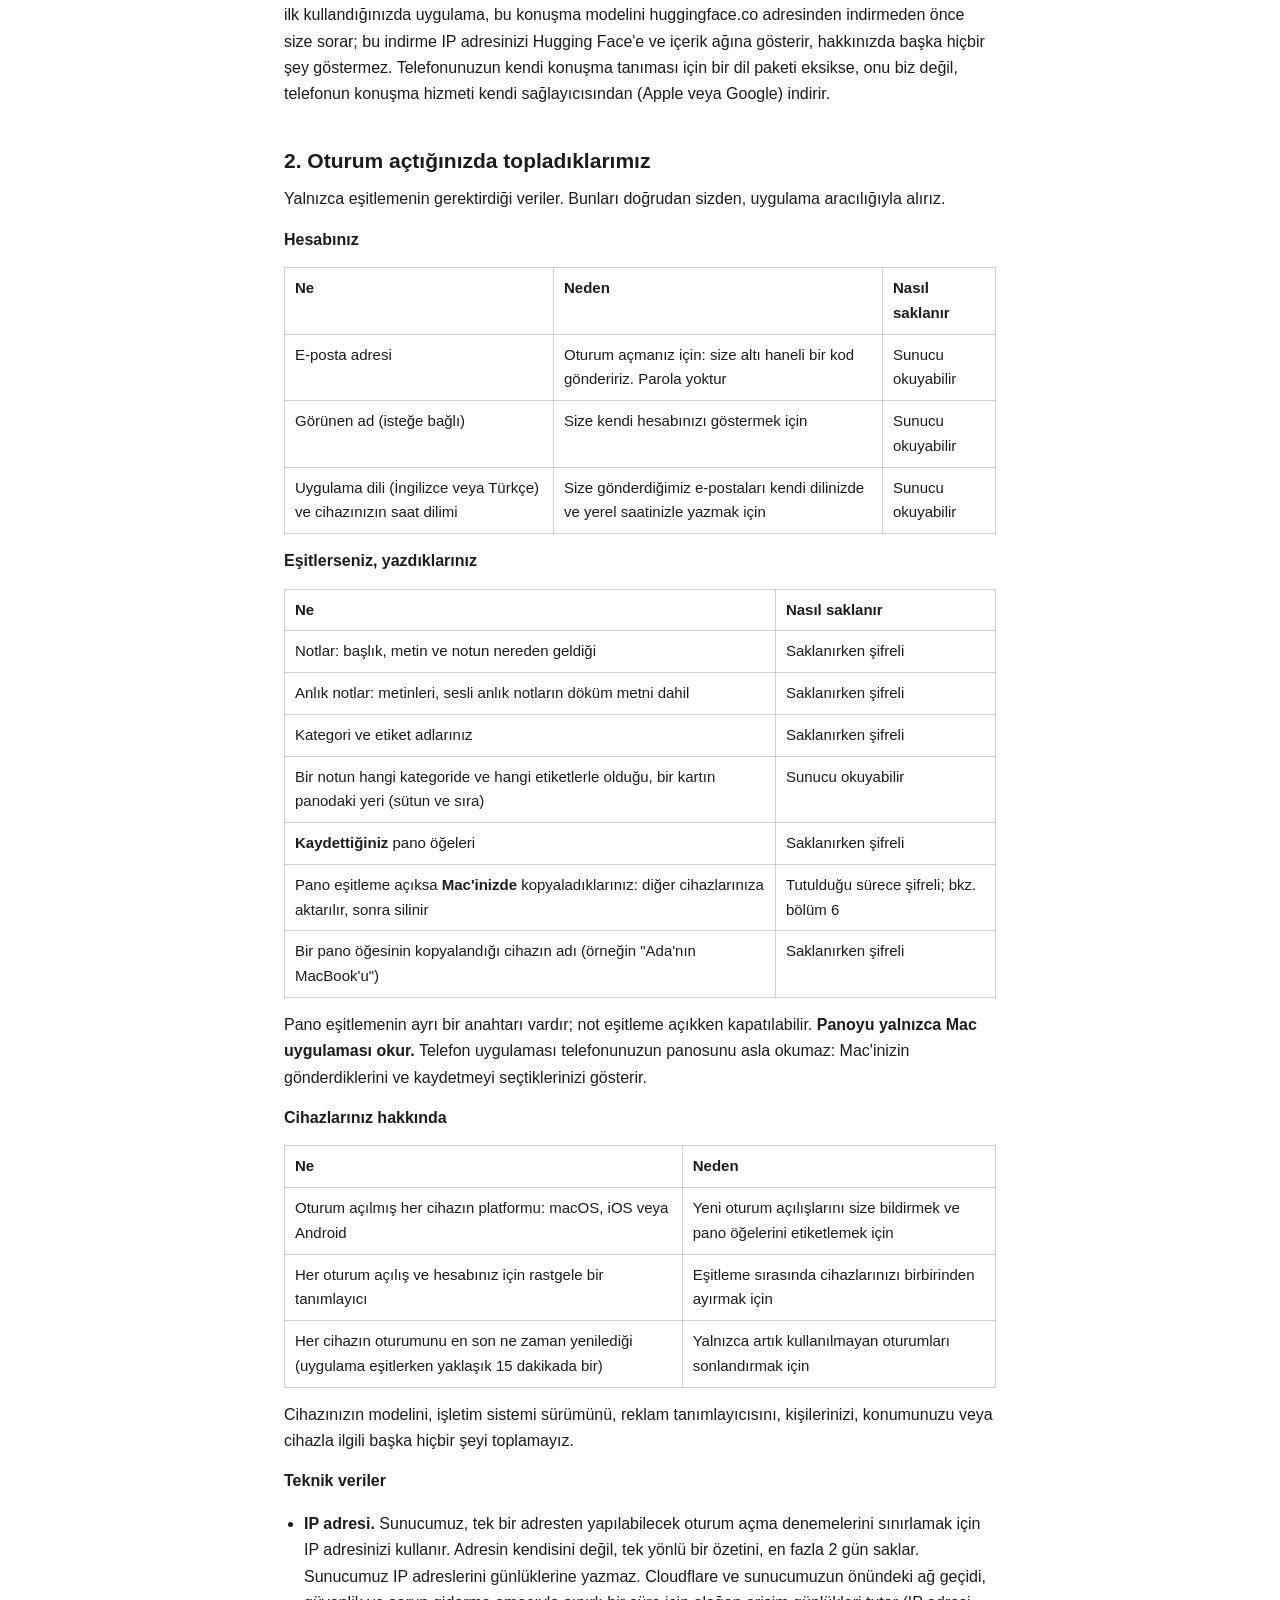
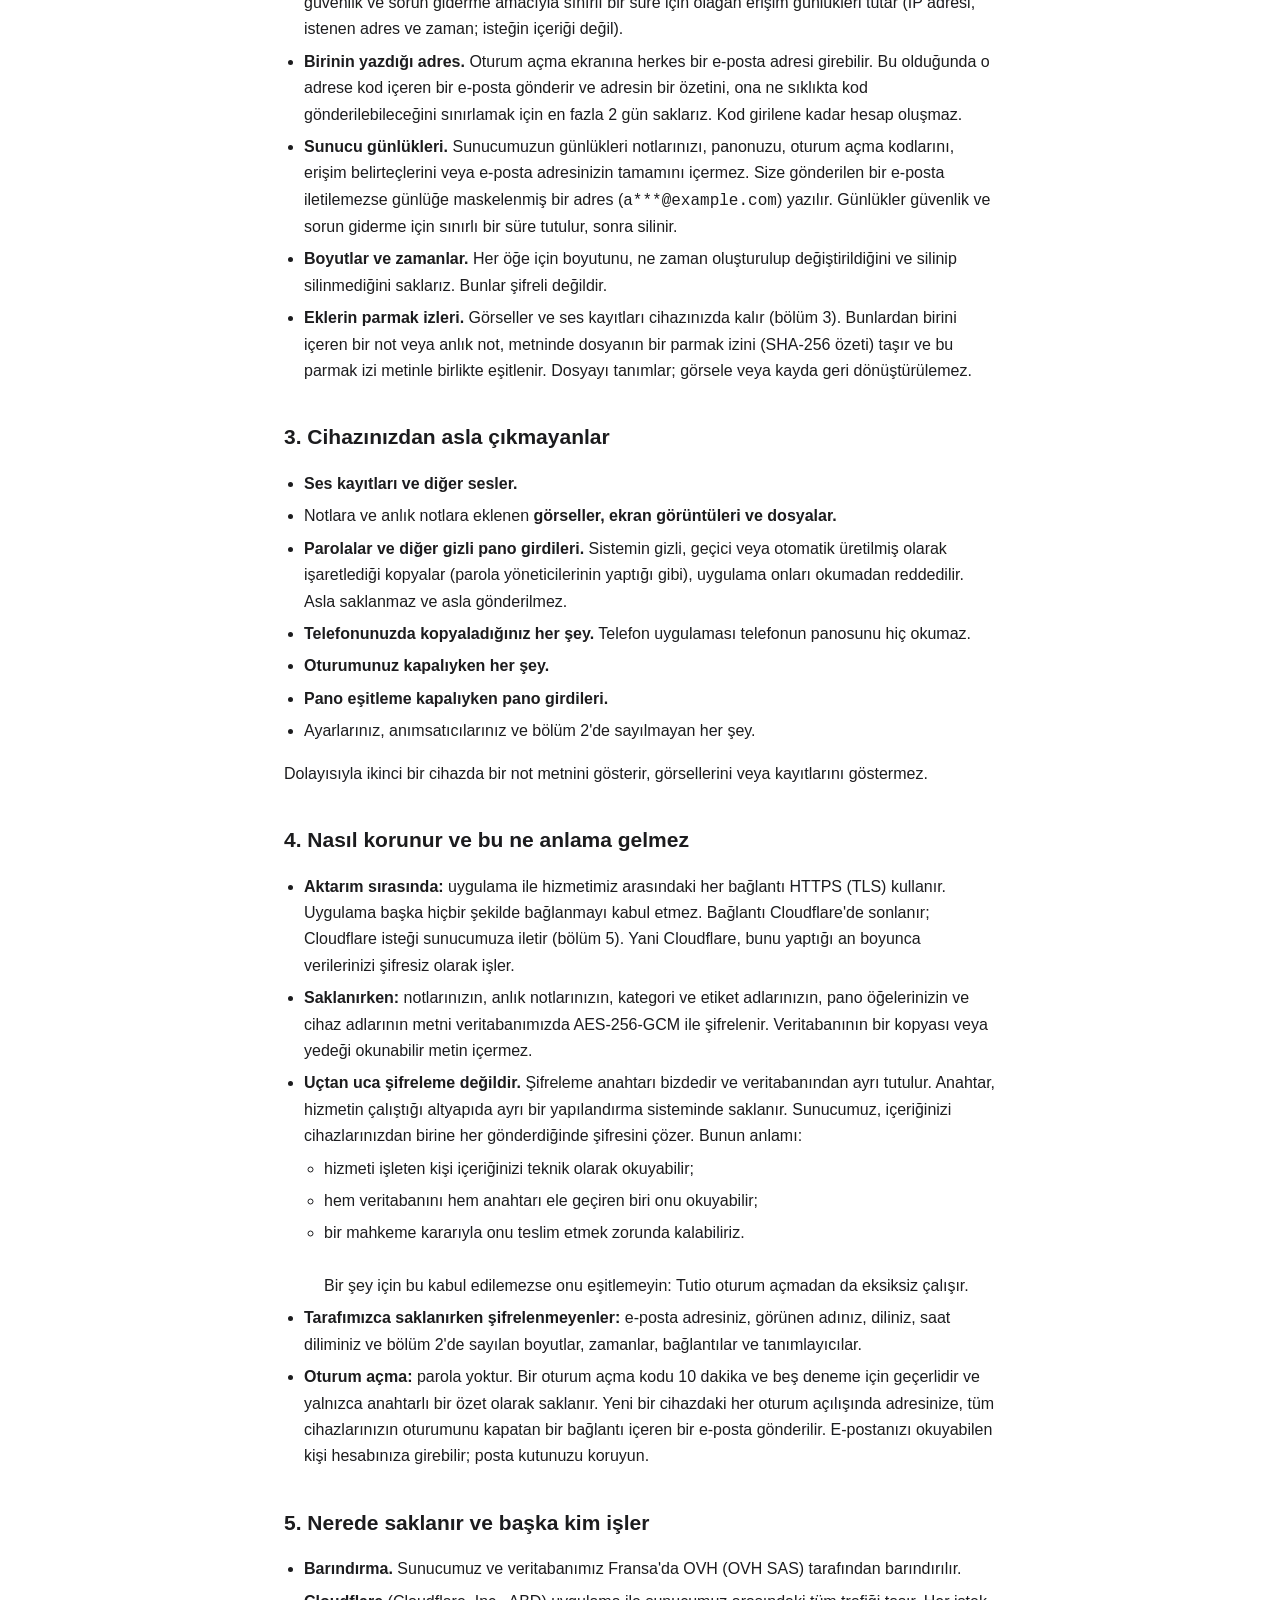
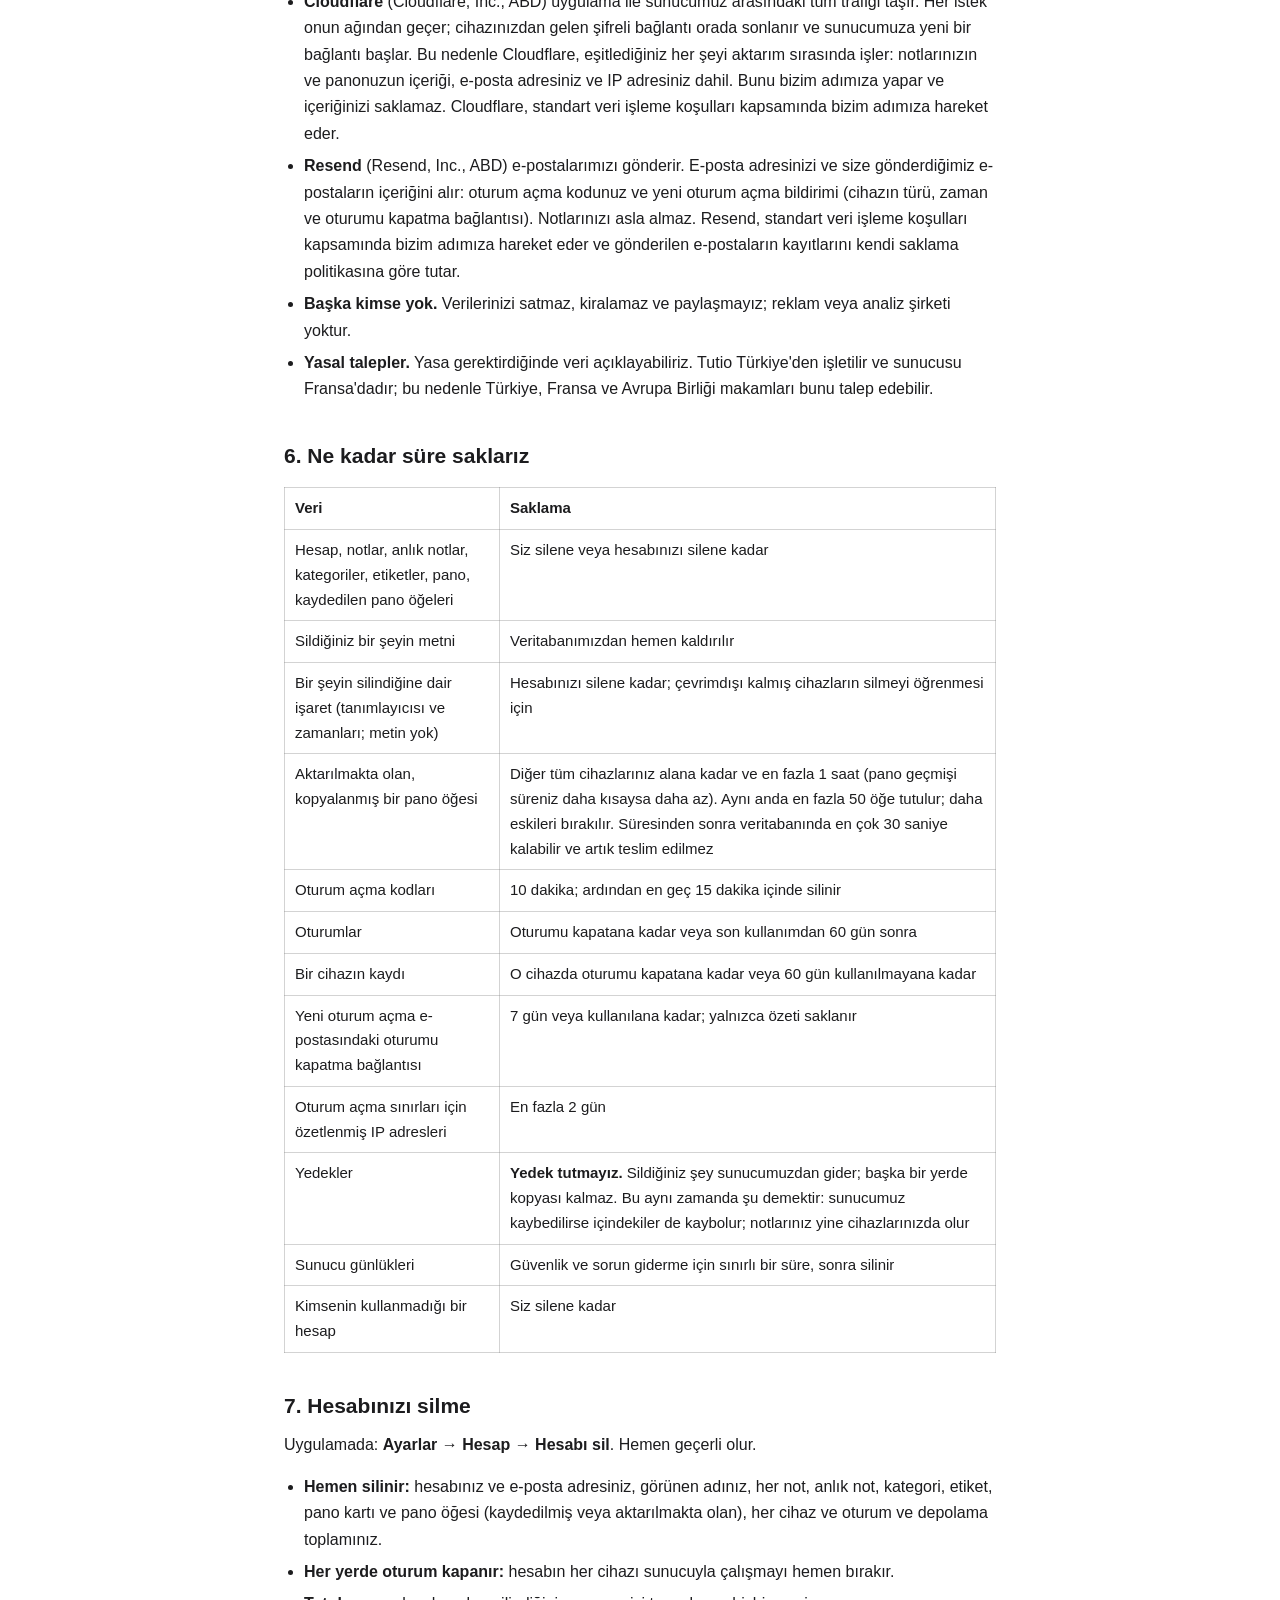
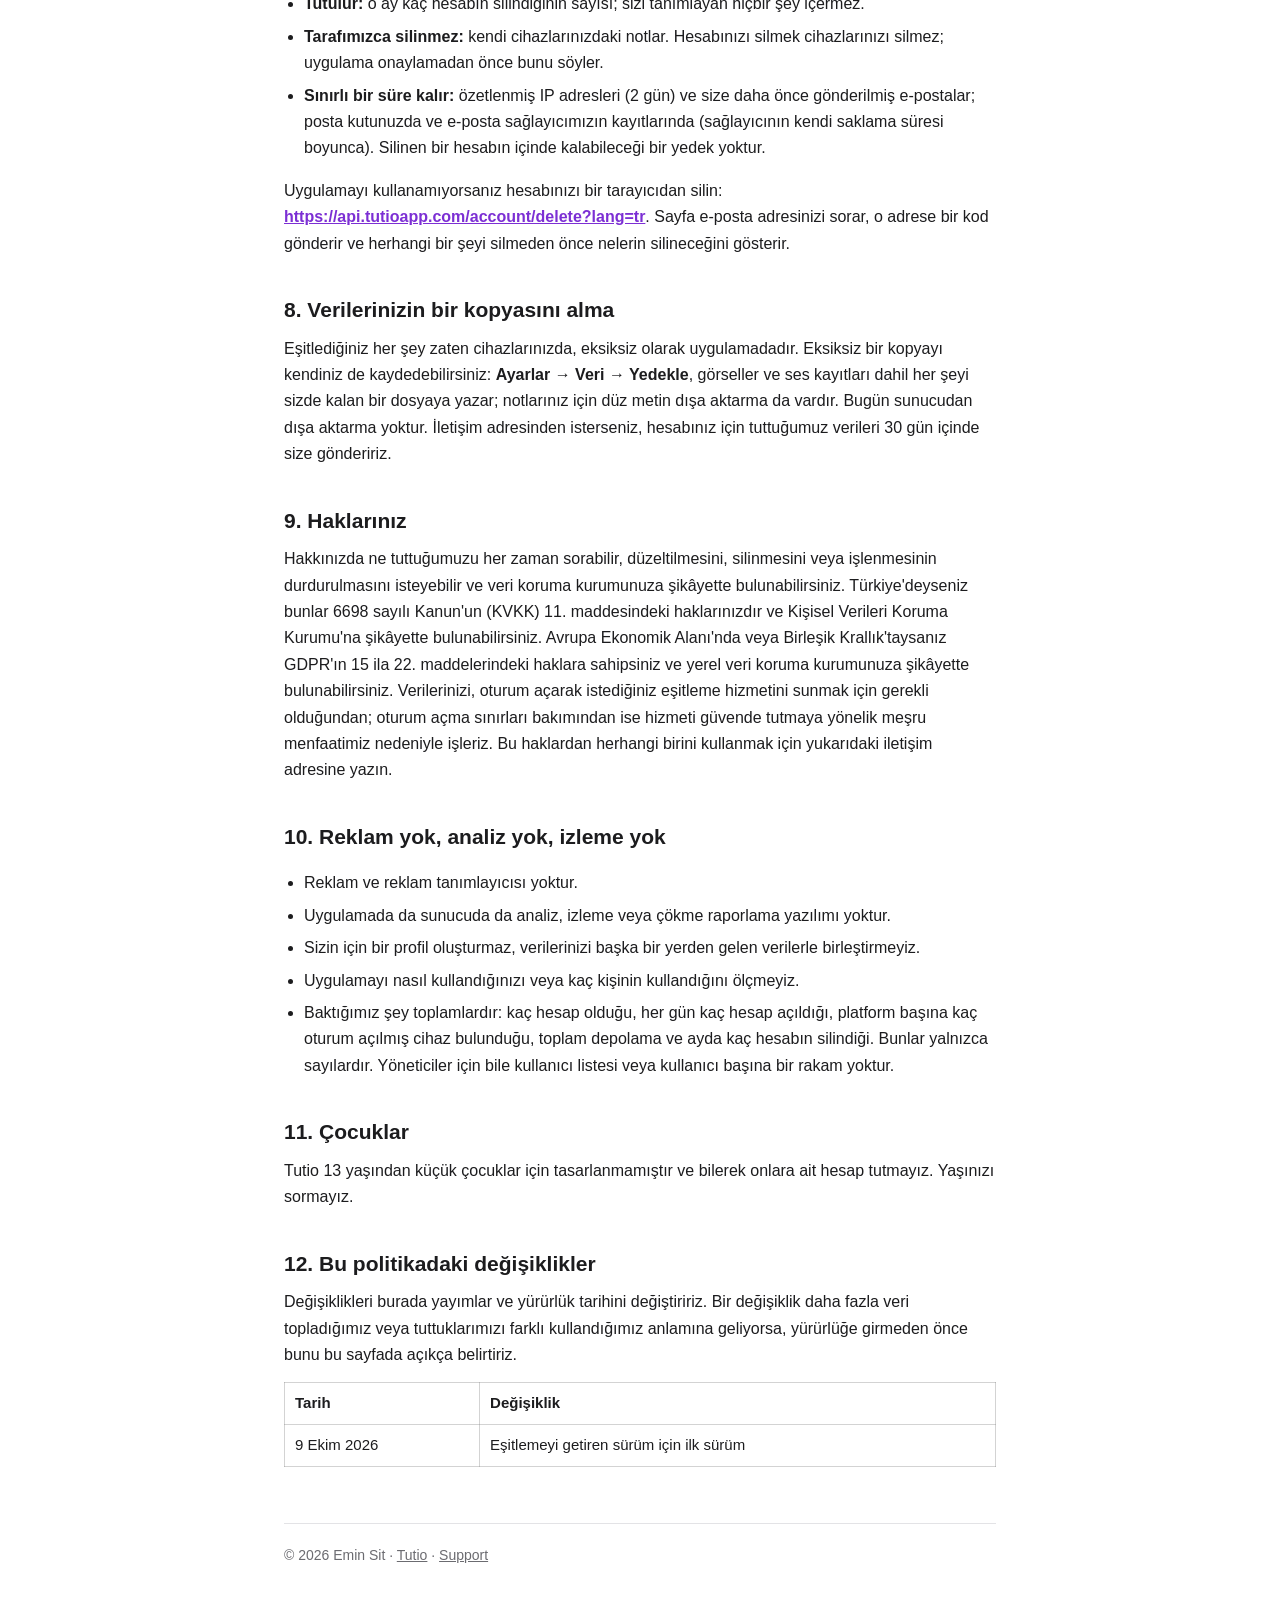
<file: tutio/privacy/index.html>
<!DOCTYPE html>
<html lang="en">
<head>
<meta charset="utf-8">
<meta name="viewport" content="width=device-width, initial-scale=1">
<title>Tutio Privacy Policy</title>
<meta name="description" content="Tutio works entirely on your device. Signing in is optional and turns on sync; this page says exactly what that stores.">
<link rel="stylesheet" href="/style.css">
<style>
.tbl{overflow-x:auto;margin:14px 0}
.tbl table{border-collapse:collapse;width:100%;font-size:15px}
.tbl th,.tbl td{border:1px solid rgba(128,128,128,.35);padding:8px 10px;text-align:left;vertical-align:top}
li{margin:6px 0}
</style>
</head>
<body>
<div class="wrap">

<header class="site">
  <a class="brand" href="/">Emin Sit</a>
  <nav><a href="/tutio/">Tutio</a><a href="/izlio/">Izlio</a></nav>
</header>

<p><a href="#tr">Türkçe</a></p>

<div id="en" lang="en">
<h1>Tutio Privacy Policy</h1>
<p class="lead" style="font-size:15px"><strong>Effective date:</strong> 9 October 2026<br><strong>Who we are:</strong> Emin Sit, an independent developer based in Türkiye. We are the data controller for the data described here.<br><strong>Contact:</strong> <a href="mailto:eminsit@gmail.com">eminsit@gmail.com</a></p>
<h2>The short version</h2>
<ul><li>Tutio is a notes app that works entirely on your device. <strong>If you do not sign in, nothing you write leaves your device,</strong> and we have no data about you.</li><li>Signing in is optional. It turns on sync between your devices. Then your notes are stored on our server.</li><li><strong>Sync is not end-to-end encrypted.</strong> Your notes are encrypted on the way to our server and encrypted where they are stored, but the key is held by us. Our server reads your notes in order to send them to your other devices, and the operator of the service could technically read them.</li><li>We do not show ads, we do not use analytics or tracking tools, and we do not sell or share your data.</li><li>You can delete your account, and everything we hold for it, from inside the app at any time.</li></ul>
<h2>1. If you do not sign in</h2>
<p>Nothing is collected. The app stores your notes, captures, clipboard history, recordings and images on your device only. It contains no analytics, advertising or crash-reporting software, and it does not contact our server.</p>
<p><strong>Voice.</strong> Turning speech into text happens on your device, using the device's own on-device speech recognition and a speech model that Tutio runs on the device. Tutio never uploads audio. The first time you use voice, the app asks before downloading that speech model from huggingface.co; that download shows your IP address to Hugging Face and its content network, and nothing else about you. If your phone is missing a language pack for its own speech recognition, the phone's speech service downloads it from its vendor (Apple or Google), not from us.</p>
<h2>2. What we collect when you sign in</h2>
<p>Only what sync needs. We collect it from you directly, through the app.</p>
<p><strong>Your account</strong></p>
<div class="tbl"><table><thead><tr><th>What</th><th>Why</th><th>How it is stored</th></tr></thead><tbody><tr><td>Email address</td><td>To sign you in: we email you a six-digit code. There are no passwords</td><td>Readable by the server</td></tr><tr><td>Display name (optional)</td><td>To show you your own account</td><td>Readable by the server</td></tr><tr><td>App language (English or Turkish) and your device's time zone</td><td>To write our emails to you in your language and with your local time</td><td>Readable by the server</td></tr></tbody></table></div>
<p><strong>What you write, if you sync it</strong></p>
<div class="tbl"><table><thead><tr><th>What</th><th>How it is stored</th></tr></thead><tbody><tr><td>Notes: title, text, and where the note came from</td><td>Encrypted at rest</td></tr><tr><td>Timeline captures: their text, including the text of voice transcripts</td><td>Encrypted at rest</td></tr><tr><td>Names of your categories and tags</td><td>Encrypted at rest</td></tr><tr><td>Which category and tags a note has, and where a card sits on your board (column and order)</td><td>Readable by the server</td></tr><tr><td>Clipboard items you <strong>save</strong></td><td>Encrypted at rest</td></tr><tr><td>What you copy <strong>on your Mac</strong>, if clipboard sync is on: relayed to your other devices and then deleted</td><td>Encrypted at rest while held; see section 6</td></tr><tr><td>The name of the device a clipboard item was copied on (for example "Ada's MacBook")</td><td>Encrypted at rest</td></tr></tbody></table></div>
<p>Clipboard sync has its own switch and can be turned off while note sync stays on. <strong>Only the Mac app reads the clipboard.</strong> The phone app never reads your phone's clipboard: it shows what your Mac sent, and what you choose to save.</p>
<p><strong>About your devices</strong></p>
<div class="tbl"><table><thead><tr><th>What</th><th>Why</th></tr></thead><tbody><tr><td>The platform of each signed-in device: macOS, iOS or Android</td><td>To tell you about new sign-ins, and to label clipboard items</td></tr><tr><td>A random identifier for each sign-in, and for your account</td><td>To tell your devices apart when they sync</td></tr><tr><td>When each device last refreshed its session (about every 15 minutes while the app is syncing)</td><td>Only to end sessions that are no longer used</td></tr></tbody></table></div>
<p>We do not collect your device's model, operating-system version, advertising identifier, contacts, location or anything else about it.</p>
<p><strong>Technical data</strong></p>
<ul><li><strong>IP address.</strong> Our server uses your IP address to limit how many sign-in attempts can be made from one address. It keeps a one-way hash of the address, never the address itself, for at most 2 days. Our server does not write IP addresses to its logs. Cloudflare and the gateway in front of our server keep ordinary access logs (IP address, the address requested and the time, not the body of a request) for a limited period, for security and troubleshooting.</li><li><strong>An address somebody types in.</strong> Anyone can enter an email address on the sign-in screen. When that happens we send that address one email with a code, and keep a hash of the address for up to 2 days to limit how often codes can be sent to it. No account exists until the code is entered.</li><li><strong>Server logs.</strong> Our server's logs do not contain your notes, your clipboard, sign-in codes, access tokens or your full email address. If an email to you fails to send, the log records a masked address (<code>a***@example.com</code>). Logs are kept for a limited period, for security and troubleshooting, and then deleted.</li><li><strong>Sizes and times.</strong> For each item we store its size, when it was created and changed, and whether it was deleted. These are not encrypted.</li><li><strong>Fingerprints of attachments.</strong> Images and voice recordings stay on your device (section 3). A note or capture that contains one includes a fingerprint (a SHA-256 hash) of the file in its text, and that fingerprint is synced with the text. It identifies the file; it cannot be turned back into the image or the recording.</li></ul>
<h2>3. What never leaves your device</h2>
<ul><li><strong>Voice recordings and other audio.</strong></li><li><strong>Images, screenshots and files</strong> attached to notes and captures.</li><li><strong>Passwords and other concealed clipboard entries.</strong> Copies that the system marks as concealed, transient or auto-generated (as password managers do) are refused before the app reads them. They are never stored and never sent.</li><li><strong>Anything you copy on your phone.</strong> The phone app does not read the phone's clipboard at all.</li><li><strong>Everything, while you are signed out.</strong></li><li><strong>Clipboard entries, while clipboard sync is off.</strong></li><li>Your settings, reminders and anything not listed in section 2.</li></ul>
<p>So on a second device, a note shows its text but not its pictures or recordings.</p>
<h2>4. How it is protected, and what that does not mean</h2>
<ul><li><strong>In transit:</strong> every connection between the app and our service uses HTTPS (TLS). The app refuses to connect any other way. The connection ends at Cloudflare, which passes the request on to our server (section 5), so Cloudflare handles your data unencrypted for the moment it takes to do so.</li><li><strong>At rest:</strong> the text of your notes, captures, category and tag names, clipboard items and device names is encrypted in our database with AES-256-GCM. A copy of the database, or a backup of it, does not contain readable text.</li><li><strong>It is not end-to-end encryption.</strong> The encryption key is held by us, separately from the database. It is stored in a separate configuration system on the infrastructure the service runs on. Our server decrypts your content every time it sends it to one of your devices. This means:<ul><li>the operator of the service could technically read your content;</li><li>anyone who obtained both the database and the key could read it;</li><li>we could be compelled by a court to hand it over.<br><br> If that is not acceptable for something, do not sync it: Tutio works fully without signing in.</li></ul></li><li><strong>Not encrypted at rest by us:</strong> your email address, display name, language, time zone, and the sizes, times, links and identifiers listed in section 2.</li><li><strong>Signing in:</strong> there are no passwords. A sign-in code is valid for 10 minutes and five attempts, and is stored only as a keyed hash. Every sign-in on a new device sends an email to your address, with a link that signs out all your devices. Whoever can read your email can sign in to your account, so protect your mailbox.</li></ul>
<h2>5. Where it is stored, and who else processes it</h2>
<ul><li><strong>Hosting.</strong> Our server and database are hosted by OVH (OVH SAS) in France.</li><li><strong>Cloudflare</strong> (Cloudflare, Inc., USA) carries all traffic between the app and our server. Every request passes through its network, where the encrypted connection from your device ends and a new one to our server begins. Cloudflare therefore processes everything you sync while it is in transit, including the content of your notes and clipboard, your email address and your IP address. It does so on our behalf and does not store your content. Cloudflare acts for us under its standard data processing terms.</li><li><strong>Resend</strong> (Resend, Inc., USA) sends our emails. It receives your email address and the content of the emails we send you: your sign-in code, and the notice of a new sign-in (the kind of device, the time, and a sign-out link). It never receives your notes. Resend acts for us under its standard data processing terms and keeps records of sent email according to its own retention policy.</li><li><strong>Nobody else.</strong> We do not sell, rent or share your data, and there are no advertising or analytics companies involved.</li><li><strong>Legal requests.</strong> We may disclose data when the law requires it. Tutio is operated from Türkiye and its server is in France, so authorities in Türkiye, France and the European Union may be able to require this.</li></ul>
<h2>6. How long we keep it</h2>
<div class="tbl"><table><thead><tr><th>Data</th><th>Kept</th></tr></thead><tbody><tr><td>Account, notes, captures, categories, tags, board, saved clipboard items</td><td>Until you delete them, or delete your account</td></tr><tr><td>The text of something you delete</td><td>Removed from our database at once</td></tr><tr><td>A marker that something was deleted (its identifier and times, no text)</td><td>Until you delete your account, so devices that were offline learn of the deletion</td></tr><tr><td>A copied clipboard item being relayed</td><td>Until all your other devices have received it, and at most 1 hour (less if your clipboard history time is shorter). At most 50 are held at once; older ones are dropped. It may remain in the database up to 30 seconds past its limit, and is not delivered after it</td></tr><tr><td>Sign-in codes</td><td>10 minutes, then deleted within 15 more</td></tr><tr><td>Sessions</td><td>Until you sign out, or 60 days after last use</td></tr><tr><td>A device's record</td><td>Until you sign out on it, or 60 days without use</td></tr><tr><td>The sign-out link in a new-sign-in email</td><td>7 days, or until used; only a hash of it is stored</td></tr><tr><td>Hashed IP addresses for sign-in limits</td><td>2 days at most</td></tr><tr><td>Backups</td><td><strong>We keep none.</strong> What you delete is gone from our server, with no copy elsewhere. It also means that if our server were lost, what it held would be lost with it; your notes would still be on your devices</td></tr><tr><td>Server logs</td><td>A limited period, for security and troubleshooting, then deleted</td></tr><tr><td>An account nobody uses</td><td>Until you delete it</td></tr></tbody></table></div>
<h2>7. Deleting your account</h2>
<p>In the app: <strong>Settings → Account → Delete account</strong>. It takes effect immediately.</p>
<ul><li><strong>Deleted at once:</strong> your account and email address, display name, every note, capture, category, tag, board card and clipboard item (saved or being relayed), every device and session, and your storage total.</li><li><strong>Signed out everywhere:</strong> every device of the account stops working with the server at once.</li><li><strong>Kept:</strong> a count of how many accounts were deleted in that month, with nothing that identifies you.</li><li><strong>Not deleted by us:</strong> the notes on your own devices. Deleting your account does not erase your devices; the app says so before you confirm.</li><li><strong>Lingers for a limited time:</strong> hashed IP addresses (2 days), and emails already sent to you, in your mailbox and in our email provider's records (kept according to that provider's own retention policy). There are no backups for a deleted account to remain in.</li></ul>
<p>If you cannot use the app, delete your account in a browser at <strong><a href="https://api.tutioapp.com/account/delete">https://api.tutioapp.com/account/delete</a></strong>. It asks for your email address, sends it a code, and shows what will be erased before it deletes anything.</p>
<h2>8. Getting a copy of your data</h2>
<p>Everything you sync is already on your devices, in full, in the app. You can also save a complete copy yourself: <strong>Settings → Data → Back up</strong> writes everything, including images and recordings, to a file you keep, and there is a plain-text export of your notes. There is no export from the server today. If you ask us at the contact address, we will send you the data we hold for your account within 30 days.</p>
<h2>9. Your rights</h2>
<p>You can ask us at any time what we hold about you, to correct it, to delete it, or to stop processing it, and you can complain to your data protection authority. If you are in Türkiye, these are your rights under article 11 of Law No. 6698 (KVKK), and you can complain to the Personal Data Protection Authority (Kişisel Verileri Koruma Kurumu). If you are in the European Economic Area or the United Kingdom, you have the rights set out in articles 15 to 22 of the GDPR and can complain to your local data protection authority. We process your data because it is necessary to provide the sync service you asked for when you signed in, and, for sign-in limits, because of our legitimate interest in keeping the service secure. To use any of these rights, write to the contact address above.</p>
<h2>10. No ads, no analytics, no tracking</h2>
<ul><li>No advertising, and no advertising identifiers.</li><li>No analytics, tracking or crash-reporting software, in the app or on the server.</li><li>We do not build a profile of you and do not combine your data with data from anywhere else.</li><li>We do not measure how you use the app, or how many people are using it.</li><li>What we do look at: totals. How many accounts exist, how many were created each day, how many signed-in devices there are per platform, total storage, and how many accounts were deleted per month. These are counts only. There is no list of users and no per-user figure, even for administrators.</li></ul>
<h2>11. Children</h2>
<p>Tutio is not intended for children under 13, and we do not knowingly hold accounts for them. We do not ask for your age.</p>
<h2>12. Changes to this policy</h2>
<p>We will post changes here and change the effective date. If a change means we collect more, or use what we hold differently, we will say so clearly on this page before it takes effect.</p>
<div class="tbl"><table><thead><tr><th>Date</th><th>Change</th></tr></thead><tbody><tr><td>9 October 2026</td><td>First version, for the release that introduces sync</td></tr></tbody></table></div>
</div>

<hr style="margin:48px 0">

<div id="tr" lang="tr">
<p><a href="#en">English</a></p>
<h1>Tutio Gizlilik Politikası</h1>
<p class="lead" style="font-size:15px"><strong>Yürürlük tarihi:</strong> 9 Ekim 2026<br><strong>Biz kimiz:</strong> Türkiye'de yerleşik bağımsız geliştirici Emin Sit. Burada<br>anlatılan veriler bakımından veri sorumlusu biziz.<br><strong>İletişim:</strong> <a href="mailto:eminsit@gmail.com">eminsit@gmail.com</a></p>
<h2>Kısaca</h2>
<ul><li>Tutio, tamamen cihazınızda çalışan bir not uygulamasıdır. <strong>Oturum açmazsanız yazdığınız hiçbir şey cihazınızdan çıkmaz</strong> ve sizinle ilgili hiçbir veriye sahip olmayız.</li><li>Oturum açmak isteğe bağlıdır. Cihazlarınız arasında eşitlemeyi açar. O zaman notlarınız sunucumuzda saklanır.</li><li><strong>Eşitleme uçtan uca şifreli değildir.</strong> Notlarınız sunucumuza giderken ve saklandıkları yerde şifrelidir, ancak anahtar bizdedir. Sunucumuz, notlarınızı diğer cihazlarınıza gönderebilmek için onları okur; hizmeti işleten kişi teknik olarak onları okuyabilir.</li><li>Reklam göstermeyiz, analiz veya izleme aracı kullanmayız, verilerinizi satmaz ve paylaşmayız.</li><li>Hesabınızı ve onun için tuttuğumuz her şeyi, istediğiniz an uygulamanın içinden silebilirsiniz.</li></ul>
<h2>1. Oturum açmazsanız</h2>
<p>Hiçbir veri toplanmaz. Uygulama notlarınızı, anlık notlarınızı, pano geçmişinizi, ses kayıtlarınızı ve görsellerinizi yalnızca cihazınızda saklar. İçinde analiz, reklam veya çökme raporlama yazılımı yoktur ve sunucumuzla iletişim kurmaz.</p>
<p><strong>Ses.</strong> Konuşmanın metne dökülmesi cihazınızda yapılır: cihazın kendi cihaz içi konuşma tanıması ve Tutio'nun cihazda çalıştırdığı bir konuşma modeli kullanılır. Tutio sesi hiçbir zaman yüklemez. Sesi ilk kullandığınızda uygulama, bu konuşma modelini huggingface.co adresinden indirmeden önce size sorar; bu indirme IP adresinizi Hugging Face'e ve içerik ağına gösterir, hakkınızda başka hiçbir şey göstermez. Telefonunuzun kendi konuşma tanıması için bir dil paketi eksikse, onu biz değil, telefonun konuşma hizmeti kendi sağlayıcısından (Apple veya Google) indirir.</p>
<h2>2. Oturum açtığınızda topladıklarımız</h2>
<p>Yalnızca eşitlemenin gerektirdiği veriler. Bunları doğrudan sizden, uygulama aracılığıyla alırız.</p>
<p><strong>Hesabınız</strong></p>
<div class="tbl"><table><thead><tr><th>Ne</th><th>Neden</th><th>Nasıl saklanır</th></tr></thead><tbody><tr><td>E-posta adresi</td><td>Oturum açmanız için: size altı haneli bir kod göndeririz. Parola yoktur</td><td>Sunucu okuyabilir</td></tr><tr><td>Görünen ad (isteğe bağlı)</td><td>Size kendi hesabınızı göstermek için</td><td>Sunucu okuyabilir</td></tr><tr><td>Uygulama dili (İngilizce veya Türkçe) ve cihazınızın saat dilimi</td><td>Size gönderdiğimiz e-postaları kendi dilinizde ve yerel saatinizle yazmak için</td><td>Sunucu okuyabilir</td></tr></tbody></table></div>
<p><strong>Eşitlerseniz, yazdıklarınız</strong></p>
<div class="tbl"><table><thead><tr><th>Ne</th><th>Nasıl saklanır</th></tr></thead><tbody><tr><td>Notlar: başlık, metin ve notun nereden geldiği</td><td>Saklanırken şifreli</td></tr><tr><td>Anlık notlar: metinleri, sesli anlık notların döküm metni dahil</td><td>Saklanırken şifreli</td></tr><tr><td>Kategori ve etiket adlarınız</td><td>Saklanırken şifreli</td></tr><tr><td>Bir notun hangi kategoride ve hangi etiketlerle olduğu, bir kartın panodaki yeri (sütun ve sıra)</td><td>Sunucu okuyabilir</td></tr><tr><td><strong>Kaydettiğiniz</strong> pano öğeleri</td><td>Saklanırken şifreli</td></tr><tr><td>Pano eşitleme açıksa <strong>Mac'inizde</strong> kopyaladıklarınız: diğer cihazlarınıza aktarılır, sonra silinir</td><td>Tutulduğu sürece şifreli; bkz. bölüm 6</td></tr><tr><td>Bir pano öğesinin kopyalandığı cihazın adı (örneğin "Ada'nın MacBook'u")</td><td>Saklanırken şifreli</td></tr></tbody></table></div>
<p>Pano eşitlemenin ayrı bir anahtarı vardır; not eşitleme açıkken kapatılabilir. <strong>Panoyu yalnızca Mac uygulaması okur.</strong> Telefon uygulaması telefonunuzun panosunu asla okumaz: Mac'inizin gönderdiklerini ve kaydetmeyi seçtiklerinizi gösterir.</p>
<p><strong>Cihazlarınız hakkında</strong></p>
<div class="tbl"><table><thead><tr><th>Ne</th><th>Neden</th></tr></thead><tbody><tr><td>Oturum açılmış her cihazın platformu: macOS, iOS veya Android</td><td>Yeni oturum açılışlarını size bildirmek ve pano öğelerini etiketlemek için</td></tr><tr><td>Her oturum açılış ve hesabınız için rastgele bir tanımlayıcı</td><td>Eşitleme sırasında cihazlarınızı birbirinden ayırmak için</td></tr><tr><td>Her cihazın oturumunu en son ne zaman yenilediği (uygulama eşitlerken yaklaşık 15 dakikada bir)</td><td>Yalnızca artık kullanılmayan oturumları sonlandırmak için</td></tr></tbody></table></div>
<p>Cihazınızın modelini, işletim sistemi sürümünü, reklam tanımlayıcısını, kişilerinizi, konumunuzu veya cihazla ilgili başka hiçbir şeyi toplamayız.</p>
<p><strong>Teknik veriler</strong></p>
<ul><li><strong>IP adresi.</strong> Sunucumuz, tek bir adresten yapılabilecek oturum açma denemelerini sınırlamak için IP adresinizi kullanır. Adresin kendisini değil, tek yönlü bir özetini, en fazla 2 gün saklar. Sunucumuz IP adreslerini günlüklerine yazmaz. Cloudflare ve sunucumuzun önündeki ağ geçidi, güvenlik ve sorun giderme amacıyla sınırlı bir süre için olağan erişim günlükleri tutar (IP adresi, istenen adres ve zaman; isteğin içeriği değil).</li><li><strong>Birinin yazdığı adres.</strong> Oturum açma ekranına herkes bir e-posta adresi girebilir. Bu olduğunda o adrese kod içeren bir e-posta gönderir ve adresin bir özetini, ona ne sıklıkta kod gönderilebileceğini sınırlamak için en fazla 2 gün saklarız. Kod girilene kadar hesap oluşmaz.</li><li><strong>Sunucu günlükleri.</strong> Sunucumuzun günlükleri notlarınızı, panonuzu, oturum açma kodlarını, erişim belirteçlerini veya e-posta adresinizin tamamını içermez. Size gönderilen bir e-posta iletilemezse günlüğe maskelenmiş bir adres (<code>a***@example.com</code>) yazılır. Günlükler güvenlik ve sorun giderme için sınırlı bir süre tutulur, sonra silinir.</li><li><strong>Boyutlar ve zamanlar.</strong> Her öğe için boyutunu, ne zaman oluşturulup değiştirildiğini ve silinip silinmediğini saklarız. Bunlar şifreli değildir.</li><li><strong>Eklerin parmak izleri.</strong> Görseller ve ses kayıtları cihazınızda kalır (bölüm 3). Bunlardan birini içeren bir not veya anlık not, metninde dosyanın bir parmak izini (SHA-256 özeti) taşır ve bu parmak izi metinle birlikte eşitlenir. Dosyayı tanımlar; görsele veya kayda geri dönüştürülemez.</li></ul>
<h2>3. Cihazınızdan asla çıkmayanlar</h2>
<ul><li><strong>Ses kayıtları ve diğer sesler.</strong></li><li>Notlara ve anlık notlara eklenen <strong>görseller, ekran görüntüleri ve dosyalar.</strong></li><li><strong>Parolalar ve diğer gizli pano girdileri.</strong> Sistemin gizli, geçici veya otomatik üretilmiş olarak işaretlediği kopyalar (parola yöneticilerinin yaptığı gibi), uygulama onları okumadan reddedilir. Asla saklanmaz ve asla gönderilmez.</li><li><strong>Telefonunuzda kopyaladığınız her şey.</strong> Telefon uygulaması telefonun panosunu hiç okumaz.</li><li><strong>Oturumunuz kapalıyken her şey.</strong></li><li><strong>Pano eşitleme kapalıyken pano girdileri.</strong></li><li>Ayarlarınız, anımsatıcılarınız ve bölüm 2'de sayılmayan her şey.</li></ul>
<p>Dolayısıyla ikinci bir cihazda bir not metnini gösterir, görsellerini veya kayıtlarını göstermez.</p>
<h2>4. Nasıl korunur ve bu ne anlama gelmez</h2>
<ul><li><strong>Aktarım sırasında:</strong> uygulama ile hizmetimiz arasındaki her bağlantı HTTPS (TLS) kullanır. Uygulama başka hiçbir şekilde bağlanmayı kabul etmez. Bağlantı Cloudflare'de sonlanır; Cloudflare isteği sunucumuza iletir (bölüm 5). Yani Cloudflare, bunu yaptığı an boyunca verilerinizi şifresiz olarak işler.</li><li><strong>Saklanırken:</strong> notlarınızın, anlık notlarınızın, kategori ve etiket adlarınızın, pano öğelerinizin ve cihaz adlarının metni veritabanımızda AES-256-GCM ile şifrelenir. Veritabanının bir kopyası veya yedeği okunabilir metin içermez.</li><li><strong>Uçtan uca şifreleme değildir.</strong> Şifreleme anahtarı bizdedir ve veritabanından ayrı tutulur. Anahtar, hizmetin çalıştığı altyapıda ayrı bir yapılandırma sisteminde saklanır. Sunucumuz, içeriğinizi cihazlarınızdan birine her gönderdiğinde şifresini çözer. Bunun anlamı:<ul><li>hizmeti işleten kişi içeriğinizi teknik olarak okuyabilir;</li><li>hem veritabanını hem anahtarı ele geçiren biri onu okuyabilir;</li><li>bir mahkeme kararıyla onu teslim etmek zorunda kalabiliriz.<br><br> Bir şey için bu kabul edilemezse onu eşitlemeyin: Tutio oturum açmadan da eksiksiz çalışır.</li></ul></li><li><strong>Tarafımızca saklanırken şifrelenmeyenler:</strong> e-posta adresiniz, görünen adınız, diliniz, saat diliminiz ve bölüm 2'de sayılan boyutlar, zamanlar, bağlantılar ve tanımlayıcılar.</li><li><strong>Oturum açma:</strong> parola yoktur. Bir oturum açma kodu 10 dakika ve beş deneme için geçerlidir ve yalnızca anahtarlı bir özet olarak saklanır. Yeni bir cihazdaki her oturum açılışında adresinize, tüm cihazlarınızın oturumunu kapatan bir bağlantı içeren bir e-posta gönderilir. E-postanızı okuyabilen kişi hesabınıza girebilir; posta kutunuzu koruyun.</li></ul>
<h2>5. Nerede saklanır ve başka kim işler</h2>
<ul><li><strong>Barındırma.</strong> Sunucumuz ve veritabanımız Fransa'da OVH (OVH SAS) tarafından barındırılır.</li><li><strong>Cloudflare</strong> (Cloudflare, Inc., ABD) uygulama ile sunucumuz arasındaki tüm trafiği taşır. Her istek onun ağından geçer; cihazınızdan gelen şifreli bağlantı orada sonlanır ve sunucumuza yeni bir bağlantı başlar. Bu nedenle Cloudflare, eşitlediğiniz her şeyi aktarım sırasında işler: notlarınızın ve panonuzun içeriği, e-posta adresiniz ve IP adresiniz dahil. Bunu bizim adımıza yapar ve içeriğinizi saklamaz. Cloudflare, standart veri işleme koşulları kapsamında bizim adımıza hareket eder.</li><li><strong>Resend</strong> (Resend, Inc., ABD) e-postalarımızı gönderir. E-posta adresinizi ve size gönderdiğimiz e-postaların içeriğini alır: oturum açma kodunuz ve yeni oturum açma bildirimi (cihazın türü, zaman ve oturumu kapatma bağlantısı). Notlarınızı asla almaz. Resend, standart veri işleme koşulları kapsamında bizim adımıza hareket eder ve gönderilen e-postaların kayıtlarını kendi saklama politikasına göre tutar.</li><li><strong>Başka kimse yok.</strong> Verilerinizi satmaz, kiralamaz ve paylaşmayız; reklam veya analiz şirketi yoktur.</li><li><strong>Yasal talepler.</strong> Yasa gerektirdiğinde veri açıklayabiliriz. Tutio Türkiye'den işletilir ve sunucusu Fransa'dadır; bu nedenle Türkiye, Fransa ve Avrupa Birliği makamları bunu talep edebilir.</li></ul>
<h2>6. Ne kadar süre saklarız</h2>
<div class="tbl"><table><thead><tr><th>Veri</th><th>Saklama</th></tr></thead><tbody><tr><td>Hesap, notlar, anlık notlar, kategoriler, etiketler, pano, kaydedilen pano öğeleri</td><td>Siz silene veya hesabınızı silene kadar</td></tr><tr><td>Sildiğiniz bir şeyin metni</td><td>Veritabanımızdan hemen kaldırılır</td></tr><tr><td>Bir şeyin silindiğine dair işaret (tanımlayıcısı ve zamanları; metin yok)</td><td>Hesabınızı silene kadar; çevrimdışı kalmış cihazların silmeyi öğrenmesi için</td></tr><tr><td>Aktarılmakta olan, kopyalanmış bir pano öğesi</td><td>Diğer tüm cihazlarınız alana kadar ve en fazla 1 saat (pano geçmişi süreniz daha kısaysa daha az). Aynı anda en fazla 50 öğe tutulur; daha eskileri bırakılır. Süresinden sonra veritabanında en çok 30 saniye kalabilir ve artık teslim edilmez</td></tr><tr><td>Oturum açma kodları</td><td>10 dakika; ardından en geç 15 dakika içinde silinir</td></tr><tr><td>Oturumlar</td><td>Oturumu kapatana kadar veya son kullanımdan 60 gün sonra</td></tr><tr><td>Bir cihazın kaydı</td><td>O cihazda oturumu kapatana kadar veya 60 gün kullanılmayana kadar</td></tr><tr><td>Yeni oturum açma e-postasındaki oturumu kapatma bağlantısı</td><td>7 gün veya kullanılana kadar; yalnızca özeti saklanır</td></tr><tr><td>Oturum açma sınırları için özetlenmiş IP adresleri</td><td>En fazla 2 gün</td></tr><tr><td>Yedekler</td><td><strong>Yedek tutmayız.</strong> Sildiğiniz şey sunucumuzdan gider; başka bir yerde kopyası kalmaz. Bu aynı zamanda şu demektir: sunucumuz kaybedilirse içindekiler de kaybolur; notlarınız yine cihazlarınızda olur</td></tr><tr><td>Sunucu günlükleri</td><td>Güvenlik ve sorun giderme için sınırlı bir süre, sonra silinir</td></tr><tr><td>Kimsenin kullanmadığı bir hesap</td><td>Siz silene kadar</td></tr></tbody></table></div>
<h2>7. Hesabınızı silme</h2>
<p>Uygulamada: <strong>Ayarlar → Hesap → Hesabı sil</strong>. Hemen geçerli olur.</p>
<ul><li><strong>Hemen silinir:</strong> hesabınız ve e-posta adresiniz, görünen adınız, her not, anlık not, kategori, etiket, pano kartı ve pano öğesi (kaydedilmiş veya aktarılmakta olan), her cihaz ve oturum ve depolama toplamınız.</li><li><strong>Her yerde oturum kapanır:</strong> hesabın her cihazı sunucuyla çalışmayı hemen bırakır.</li><li><strong>Tutulur:</strong> o ay kaç hesabın silindiğinin sayısı; sizi tanımlayan hiçbir şey içermez.</li><li><strong>Tarafımızca silinmez:</strong> kendi cihazlarınızdaki notlar. Hesabınızı silmek cihazlarınızı silmez; uygulama onaylamadan önce bunu söyler.</li><li><strong>Sınırlı bir süre kalır:</strong> özetlenmiş IP adresleri (2 gün) ve size daha önce gönderilmiş e-postalar; posta kutunuzda ve e-posta sağlayıcımızın kayıtlarında (sağlayıcının kendi saklama süresi boyunca). Silinen bir hesabın içinde kalabileceği bir yedek yoktur.</li></ul>
<p>Uygulamayı kullanamıyorsanız hesabınızı bir tarayıcıdan silin: <strong><a href="https://api.tutioapp.com/account/delete?lang=tr">https://api.tutioapp.com/account/delete?lang=tr</a></strong>. Sayfa e-posta adresinizi sorar, o adrese bir kod gönderir ve herhangi bir şeyi silmeden önce nelerin silineceğini gösterir.</p>
<h2>8. Verilerinizin bir kopyasını alma</h2>
<p>Eşitlediğiniz her şey zaten cihazlarınızda, eksiksiz olarak uygulamadadır. Eksiksiz bir kopyayı kendiniz de kaydedebilirsiniz: <strong>Ayarlar → Veri → Yedekle</strong>, görseller ve ses kayıtları dahil her şeyi sizde kalan bir dosyaya yazar; notlarınız için düz metin dışa aktarma da vardır. Bugün sunucudan dışa aktarma yoktur. İletişim adresinden isterseniz, hesabınız için tuttuğumuz verileri 30 gün içinde size göndeririz.</p>
<h2>9. Haklarınız</h2>
<p>Hakkınızda ne tuttuğumuzu her zaman sorabilir, düzeltilmesini, silinmesini veya işlenmesinin durdurulmasını isteyebilir ve veri koruma kurumunuza şikâyette bulunabilirsiniz. Türkiye'deyseniz bunlar 6698 sayılı Kanun'un (KVKK) 11. maddesindeki haklarınızdır ve Kişisel Verileri Koruma Kurumu'na şikâyette bulunabilirsiniz. Avrupa Ekonomik Alanı'nda veya Birleşik Krallık'taysanız GDPR'ın 15 ila 22. maddelerindeki haklara sahipsiniz ve yerel veri koruma kurumunuza şikâyette bulunabilirsiniz. Verilerinizi, oturum açarak istediğiniz eşitleme hizmetini sunmak için gerekli olduğundan; oturum açma sınırları bakımından ise hizmeti güvende tutmaya yönelik meşru menfaatimiz nedeniyle işleriz. Bu haklardan herhangi birini kullanmak için yukarıdaki iletişim adresine yazın.</p>
<h2>10. Reklam yok, analiz yok, izleme yok</h2>
<ul><li>Reklam ve reklam tanımlayıcısı yoktur.</li><li>Uygulamada da sunucuda da analiz, izleme veya çökme raporlama yazılımı yoktur.</li><li>Sizin için bir profil oluşturmaz, verilerinizi başka bir yerden gelen verilerle birleştirmeyiz.</li><li>Uygulamayı nasıl kullandığınızı veya kaç kişinin kullandığını ölçmeyiz.</li><li>Baktığımız şey toplamlardır: kaç hesap olduğu, her gün kaç hesap açıldığı, platform başına kaç oturum açılmış cihaz bulunduğu, toplam depolama ve ayda kaç hesabın silindiği. Bunlar yalnızca sayılardır. Yöneticiler için bile kullanıcı listesi veya kullanıcı başına bir rakam yoktur.</li></ul>
<h2>11. Çocuklar</h2>
<p>Tutio 13 yaşından küçük çocuklar için tasarlanmamıştır ve bilerek onlara ait hesap tutmayız. Yaşınızı sormayız.</p>
<h2>12. Bu politikadaki değişiklikler</h2>
<p>Değişiklikleri burada yayımlar ve yürürlük tarihini değiştiririz. Bir değişiklik daha fazla veri topladığımız veya tuttuklarımızı farklı kullandığımız anlamına geliyorsa, yürürlüğe girmeden önce bunu bu sayfada açıkça belirtiriz.</p>
<div class="tbl"><table><thead><tr><th>Tarih</th><th>Değişiklik</th></tr></thead><tbody><tr><td>9 Ekim 2026</td><td>Eşitlemeyi getiren sürüm için ilk sürüm</td></tr></tbody></table></div>
</div>

<footer class="site">
  © 2026 Emin Sit · <a href="/tutio/">Tutio</a> · <a href="/tutio/support/">Support</a>
</footer>

</div>
</body>
</html>
</file>
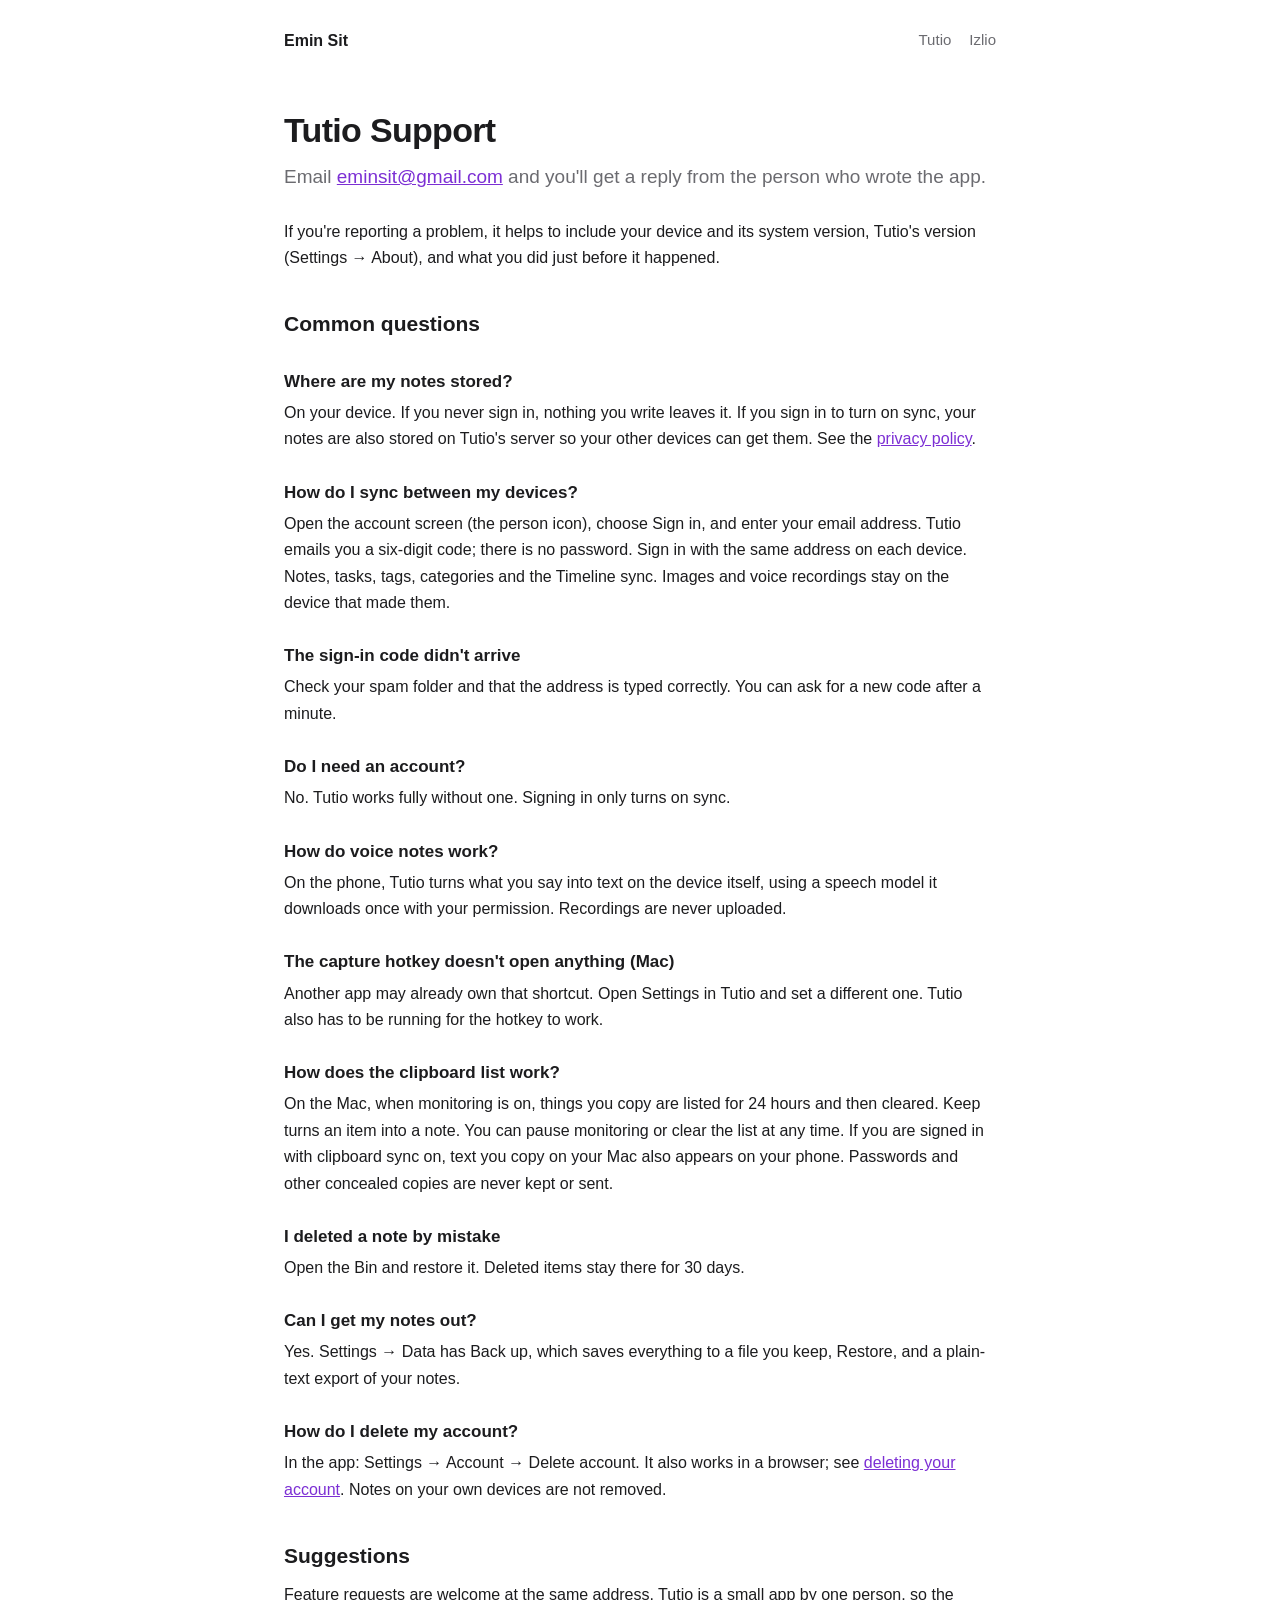
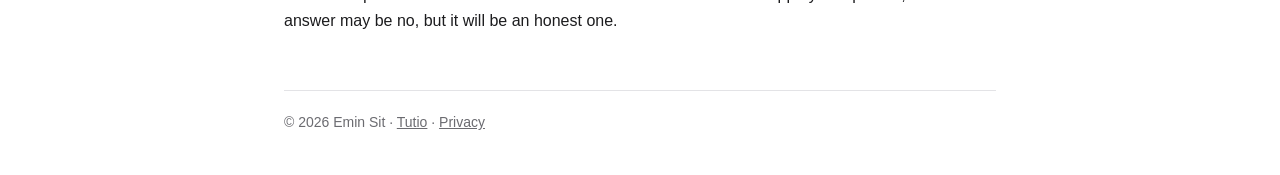
<file: tutio/support/index.html>
<!DOCTYPE html>
<html lang="en">
<head>
<meta charset="utf-8">
<meta name="viewport" content="width=device-width, initial-scale=1">
<title>Tutio Support</title>
<meta name="description" content="Help with Tutio on Mac and phone, and how to get in touch.">
<link rel="stylesheet" href="/style.css">
</head>
<body>
<div class="wrap">

<header class="site">
  <a class="brand" href="/">Emin Sit</a>
  <nav><a href="/tutio/">Tutio</a><a href="/izlio/">Izlio</a></nav>
</header>

<h1>Tutio Support</h1>
<p class="lead">Email <a href="mailto:eminsit@gmail.com">eminsit@gmail.com</a> and you'll get a reply from the person who wrote the app.</p>

<p>If you're reporting a problem, it helps to include your device and its system version, Tutio's version (Settings → About), and what you did just before it happened.</p>

<h2>Common questions</h2>

<h3>Where are my notes stored?</h3>
<p>On your device. If you never sign in, nothing you write leaves it. If you sign in to turn on sync, your notes are also stored on Tutio's server so your other devices can get them. See the <a href="/tutio/privacy/">privacy policy</a>.</p>

<h3>How do I sync between my devices?</h3>
<p>Open the account screen (the person icon), choose Sign in, and enter your email address. Tutio emails you a six-digit code; there is no password. Sign in with the same address on each device. Notes, tasks, tags, categories and the Timeline sync. Images and voice recordings stay on the device that made them.</p>

<h3>The sign-in code didn't arrive</h3>
<p>Check your spam folder and that the address is typed correctly. You can ask for a new code after a minute.</p>

<h3>Do I need an account?</h3>
<p>No. Tutio works fully without one. Signing in only turns on sync.</p>

<h3>How do voice notes work?</h3>
<p>On the phone, Tutio turns what you say into text on the device itself, using a speech model it downloads once with your permission. Recordings are never uploaded.</p>

<h3>The capture hotkey doesn't open anything (Mac)</h3>
<p>Another app may already own that shortcut. Open Settings in Tutio and set a different one. Tutio also has to be running for the hotkey to work.</p>

<h3>How does the clipboard list work?</h3>
<p>On the Mac, when monitoring is on, things you copy are listed for 24 hours and then cleared. Keep turns an item into a note. You can pause monitoring or clear the list at any time. If you are signed in with clipboard sync on, text you copy on your Mac also appears on your phone. Passwords and other concealed copies are never kept or sent.</p>

<h3>I deleted a note by mistake</h3>
<p>Open the Bin and restore it. Deleted items stay there for 30 days.</p>

<h3>Can I get my notes out?</h3>
<p>Yes. Settings → Data has Back up, which saves everything to a file you keep, Restore, and a plain-text export of your notes.</p>

<h3>How do I delete my account?</h3>
<p>In the app: Settings → Account → Delete account. It also works in a browser; see <a href="/tutio/delete-account/">deleting your account</a>. Notes on your own devices are not removed.</p>

<h2>Suggestions</h2>
<p>Feature requests are welcome at the same address. Tutio is a small app by one person, so the answer may be no, but it will be an honest one.</p>

<footer class="site">
  © 2026 Emin Sit · <a href="/tutio/">Tutio</a> · <a href="/tutio/privacy/">Privacy</a>
</footer>

</div>
</body>
</html>
</file>
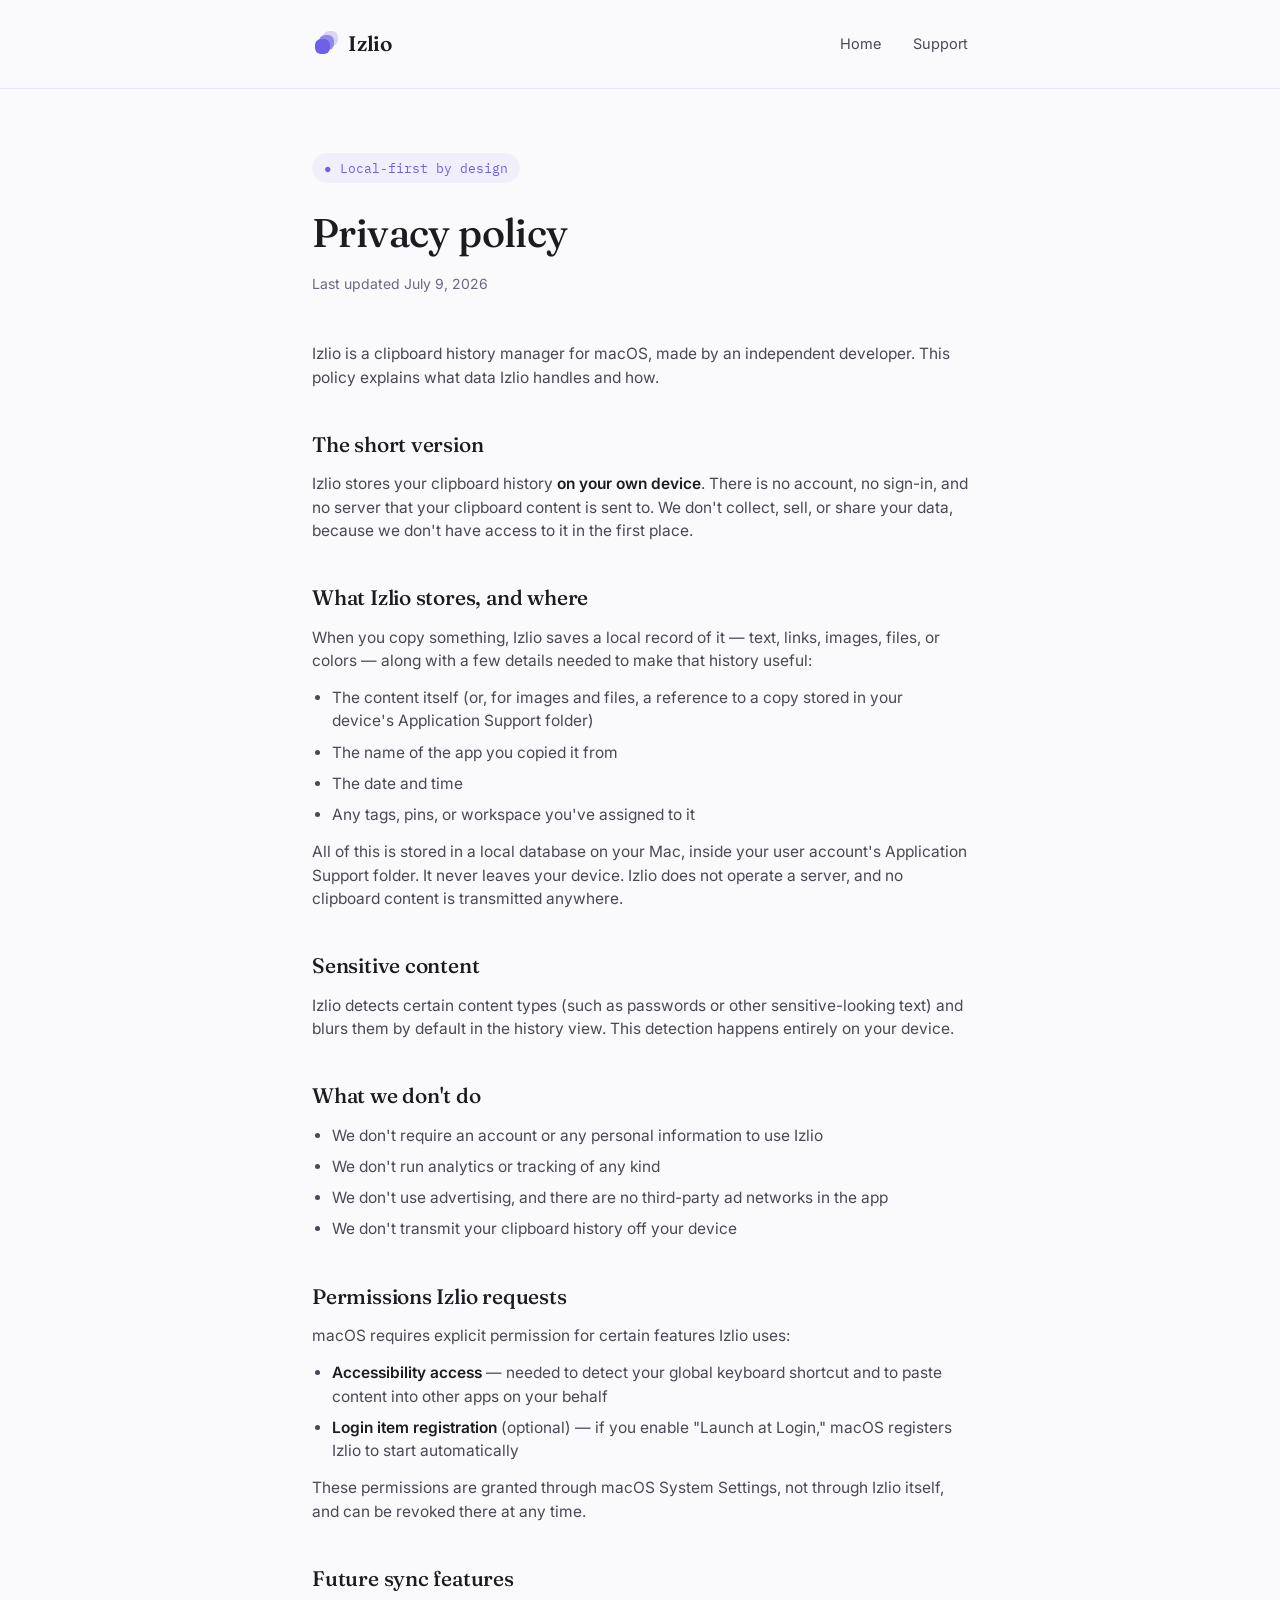
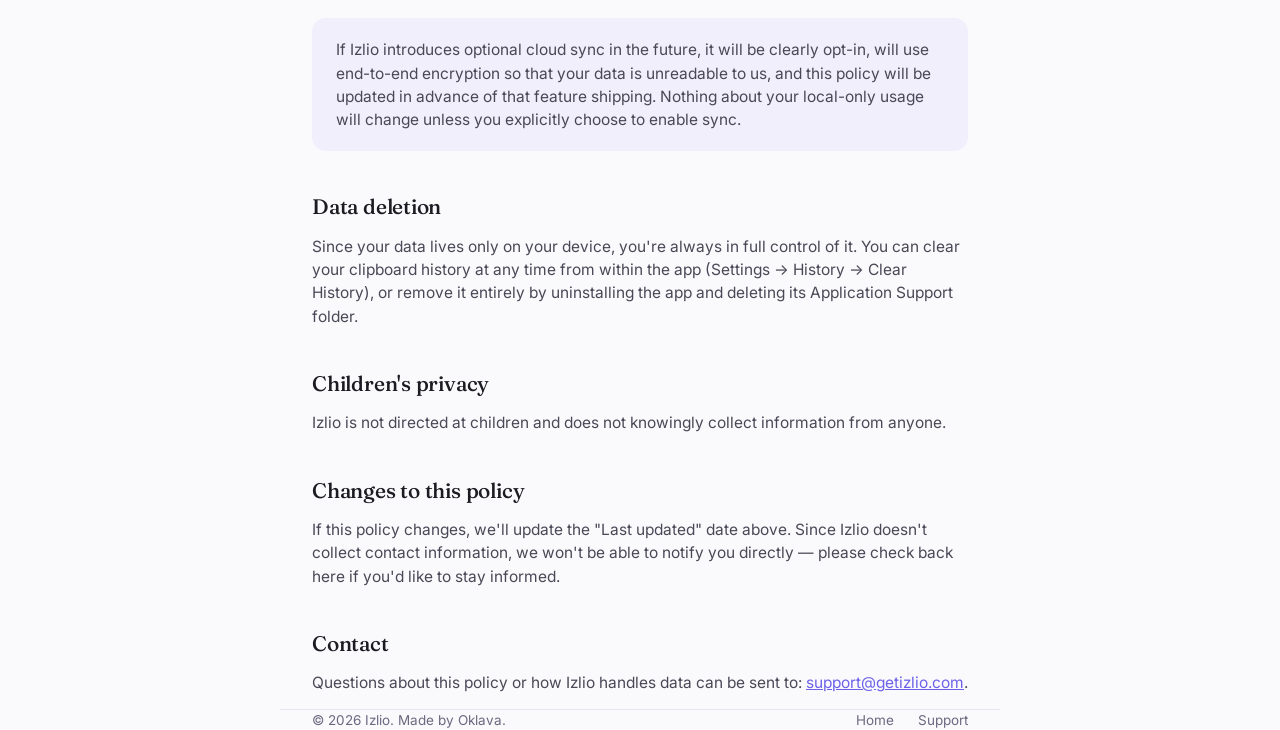
<file: izlio/privacy-policy.html>
<!DOCTYPE html>
<html lang="en">
<head>
<meta charset="UTF-8">
<meta name="viewport" content="width=device-width, initial-scale=1.0">
<title>Privacy policy — Izlio</title>
<meta name="description" content="Izlio's privacy policy. Your clipboard history stays on your Mac — nothing is collected or uploaded.">
<link rel="preconnect" href="https://fonts.googleapis.com">
<link rel="preconnect" href="https://fonts.gstatic.com" crossorigin>
<link href="https://fonts.googleapis.com/css2?family=Fraunces:opsz,wght@9..144,400;9..144,500;9..144,600&family=Inter:wght@400;500;600;700&family=IBM+Plex+Mono:wght@500&display=swap" rel="stylesheet">
<style>
  :root {
    --bg: #FAFAFC;
    --surface: #FFFFFF;
    --ink: #1C1B22;
    --ink-soft: #4A4856;
    --muted: #6B6980;
    --border: #E7E5F1;
    --violet-1: #6C61E8;
    --violet-2: #9089EC;
    --violet-3: #D9D5F7;
    --violet-wash: #F1EFFC;
  }

  * { box-sizing: border-box; margin: 0; padding: 0; }

  body {
    background: var(--bg);
    color: var(--ink);
    font-family: 'Inter', -apple-system, sans-serif;
    line-height: 1.5;
    -webkit-font-smoothing: antialiased;
  }

  a { color: var(--violet-1); }

  .wrap {
    max-width: 720px;
    margin: 0 auto;
    padding: 0 32px;
  }

  header {
    padding: 28px 0;
    border-bottom: 1px solid var(--border);
    margin-bottom: 64px;
  }
  .nav {
    max-width: 720px;
    margin: 0 auto;
    padding: 0 32px;
    display: flex;
    align-items: center;
    justify-content: space-between;
  }
  .brand {
    display: flex;
    align-items: center;
    gap: 10px;
    font-family: 'Fraunces', serif;
    font-size: 21px;
    font-weight: 600;
    letter-spacing: -0.01em;
    text-decoration: none;
    color: var(--ink);
  }
  .brand-mark {
    width: 26px;
    height: 26px;
    position: relative;
    flex-shrink: 0;
  }
  .brand-mark span {
    position: absolute;
    border-radius: 6px;
  }
  .brand-mark .c1 { width: 15px; height: 15px; background: var(--violet-3); top: 0; right: 0; }
  .brand-mark .c2 { width: 15px; height: 15px; background: var(--violet-2); top: 4px; right: 4px; }
  .brand-mark .c3 { width: 15px; height: 15px; background: var(--violet-1); top: 8px; right: 8px; }

  .nav-links {
    display: flex;
    gap: 32px;
    font-size: 14.5px;
  }
  .nav-links a { text-decoration: none; color: var(--ink-soft); }
  .nav-links a:hover { color: var(--ink); }

  main { padding-bottom: 96px; }

  .eyebrow {
    display: inline-flex;
    align-items: center;
    gap: 8px;
    font-family: 'IBM Plex Mono', monospace;
    font-size: 12.5px;
    color: var(--violet-1);
    background: var(--violet-wash);
    padding: 6px 12px;
    border-radius: 100px;
    margin-bottom: 20px;
  }

  h1 {
    font-family: 'Fraunces', serif;
    font-weight: 500;
    font-size: 40px;
    letter-spacing: -0.015em;
    margin-bottom: 10px;
  }

  .updated {
    color: var(--muted);
    font-size: 14px;
    margin-bottom: 48px;
  }

  h2 {
    font-family: 'Fraunces', serif;
    font-size: 21px;
    font-weight: 500;
    letter-spacing: -0.01em;
    margin: 40px 0 12px;
  }

  p {
    font-size: 15.5px;
    color: var(--ink-soft);
    margin-bottom: 14px;
  }

  ul {
    margin: 0 0 14px 20px;
  }
  li {
    font-size: 15.5px;
    color: var(--ink-soft);
    margin-bottom: 8px;
  }

  strong { color: var(--ink); font-weight: 600; }

  .callout {
    background: var(--violet-wash);
    border-radius: 14px;
    padding: 20px 24px;
    margin: 24px 0;
  }
  .callout p { color: var(--ink-soft); margin-bottom: 0; }

  footer {
    border-top: 1px solid var(--border);
    padding: 40px 0 56px;
    display: flex;
    align-items: center;
    justify-content: space-between;
    font-size: 13.5px;
    color: var(--muted);
  }
  .footer-links { display: flex; gap: 24px; }
  .footer-links a { text-decoration: none; color: var(--muted); }
  .footer-links a:hover { color: var(--ink-soft); }

  @media (max-width: 600px) {
    h1 { font-size: 30px; }
    footer { flex-direction: column; gap: 16px; text-align: center; }
  }
</style>
</head>
<body>

<header>
  <div class="nav">
    <a href="index.html" class="brand">
      <span class="brand-mark"><span class="c1"></span><span class="c2"></span><span class="c3"></span></span>
      Izlio
    </a>
    <nav class="nav-links">
      <a href="index.html">Home</a>
      <a href="mailto:support@getizlio.com">Support</a>
    </nav>
  </div>
</header>

<main class="wrap">
  <div class="eyebrow">● Local-first by design</div>
  <h1>Privacy policy</h1>
  <div class="updated">Last updated July 9, 2026</div>

  <p>Izlio is a clipboard history manager for macOS, made by an independent developer. This policy explains what data Izlio handles and how.</p>

  <h2>The short version</h2>
  <p>Izlio stores your clipboard history <strong>on your own device</strong>. There is no account, no sign-in, and no server that your clipboard content is sent to. We don't collect, sell, or share your data, because we don't have access to it in the first place.</p>

  <h2>What Izlio stores, and where</h2>
  <p>When you copy something, Izlio saves a local record of it — text, links, images, files, or colors — along with a few details needed to make that history useful:</p>
  <ul>
    <li>The content itself (or, for images and files, a reference to a copy stored in your device's Application Support folder)</li>
    <li>The name of the app you copied it from</li>
    <li>The date and time</li>
    <li>Any tags, pins, or workspace you've assigned to it</li>
  </ul>
  <p>All of this is stored in a local database on your Mac, inside your user account's Application Support folder. It never leaves your device. Izlio does not operate a server, and no clipboard content is transmitted anywhere.</p>

  <h2>Sensitive content</h2>
  <p>Izlio detects certain content types (such as passwords or other sensitive-looking text) and blurs them by default in the history view. This detection happens entirely on your device.</p>

  <h2>What we don't do</h2>
  <ul>
    <li>We don't require an account or any personal information to use Izlio</li>
    <li>We don't run analytics or tracking of any kind</li>
    <li>We don't use advertising, and there are no third-party ad networks in the app</li>
    <li>We don't transmit your clipboard history off your device</li>
  </ul>

  <h2>Permissions Izlio requests</h2>
  <p>macOS requires explicit permission for certain features Izlio uses:</p>
  <ul>
    <li><strong>Accessibility access</strong> — needed to detect your global keyboard shortcut and to paste content into other apps on your behalf</li>
    <li><strong>Login item registration</strong> (optional) — if you enable "Launch at Login," macOS registers Izlio to start automatically</li>
  </ul>
  <p>These permissions are granted through macOS System Settings, not through Izlio itself, and can be revoked there at any time.</p>

  <h2>Future sync features</h2>
  <div class="callout">
    <p>If Izlio introduces optional cloud sync in the future, it will be clearly opt-in, will use end-to-end encryption so that your data is unreadable to us, and this policy will be updated in advance of that feature shipping. Nothing about your local-only usage will change unless you explicitly choose to enable sync.</p>
  </div>

  <h2>Data deletion</h2>
  <p>Since your data lives only on your device, you're always in full control of it. You can clear your clipboard history at any time from within the app (Settings → History → Clear History), or remove it entirely by uninstalling the app and deleting its Application Support folder.</p>

  <h2>Children's privacy</h2>
  <p>Izlio is not directed at children and does not knowingly collect information from anyone.</p>

  <h2>Changes to this policy</h2>
  <p>If this policy changes, we'll update the "Last updated" date above. Since Izlio doesn't collect contact information, we won't be able to notify you directly — please check back here if you'd like to stay informed.</p>

  <h2>Contact</h2>
  <p>Questions about this policy or how Izlio handles data can be sent to: <a href="mailto:support@getizlio.com">support@getizlio.com</a>.</p>
</main>

<footer class="wrap">
  <div>© 2026 Izlio. Made by Oklava.</div>
  <div class="footer-links">
    <a href="index.html">Home</a>
    <a href="mailto:support@getizlio.com">Support</a>
  </div>
</footer>

</body>
</html>
</file>
<file: style.css>
:root {
  --bg: #ffffff;
  --surface: #f6f6f7;
  --border: #e3e3e6;
  --text: #1c1c1e;
  --muted: #6b6b70;
  --accent: #7c2fd4;
  --radius: 10px;
  --maxw: 760px;
}

@media (prefers-color-scheme: dark) {
  :root {
    --bg: #161618;
    --surface: #1e1e21;
    --border: #2c2c30;
    --text: #f2f2f5;
    --muted: #a0a0a8;
    --accent: #a978f0;
  }
}

* { box-sizing: border-box; }

html { -webkit-text-size-adjust: 100%; }

body {
  margin: 0;
  background: var(--bg);
  color: var(--text);
  font: 16px/1.65 -apple-system, BlinkMacSystemFont, "Segoe UI", Roboto, Helvetica, Arial, sans-serif;
}

.wrap {
  max-width: var(--maxw);
  margin: 0 auto;
  padding: 0 24px;
}

header.site {
  padding: 28px 0;
}

header.site a.brand {
  font-weight: 600;
  color: var(--text);
  text-decoration: none;
}

header.site nav {
  float: right;
  font-size: 15px;
}

header.site nav a {
  color: var(--muted);
  text-decoration: none;
  margin-left: 18px;
}

header.site nav a:hover { color: var(--text); }

h1 {
  font-size: 34px;
  line-height: 1.2;
  letter-spacing: -0.02em;
  margin: 28px 0 10px;
}

h2 {
  font-size: 21px;
  margin: 36px 0 8px;
}

h3 {
  font-size: 17px;
  margin: 26px 0 4px;
}

p { margin: 0 0 14px; }

.lead {
  font-size: 19px;
  color: var(--muted);
  margin-bottom: 26px;
}

a { color: var(--accent); }

ul { padding-left: 20px; }

li { margin-bottom: 6px; }

.cards {
  display: grid;
  gap: 14px;
  grid-template-columns: repeat(auto-fit, minmax(240px, 1fr));
  margin: 28px 0;
}

.card {
  display: block;
  padding: 18px 20px;
  background: var(--surface);
  border: 1px solid var(--border);
  border-radius: var(--radius);
  text-decoration: none;
  color: var(--text);
}

.card:hover { border-color: var(--accent); }

.card strong { display: block; font-size: 17px; margin-bottom: 4px; }

.card span { color: var(--muted); font-size: 15px; }

figure { margin: 22px 0; }

figure img {
  width: 100%;
  height: auto;
  display: block;
  border: 1px solid var(--border);
  border-radius: var(--radius);
}

figcaption {
  color: var(--muted);
  font-size: 14px;
  margin-top: 8px;
}

.features {
  display: grid;
  gap: 4px 28px;
  grid-template-columns: repeat(auto-fit, minmax(280px, 1fr));
  margin: 20px 0 8px;
}

kbd {
  font: inherit;
  font-size: 13px;
  border: 1px solid var(--border);
  background: var(--surface);
  border-radius: 5px;
  padding: 1px 6px;
}

.note {
  background: var(--surface);
  border: 1px solid var(--border);
  border-radius: var(--radius);
  padding: 14px 18px;
  margin: 22px 0;
}

footer.site {
  margin: 56px 0 40px;
  padding-top: 20px;
  border-top: 1px solid var(--border);
  color: var(--muted);
  font-size: 14px;
}

footer.site a { color: var(--muted); }
</file>
